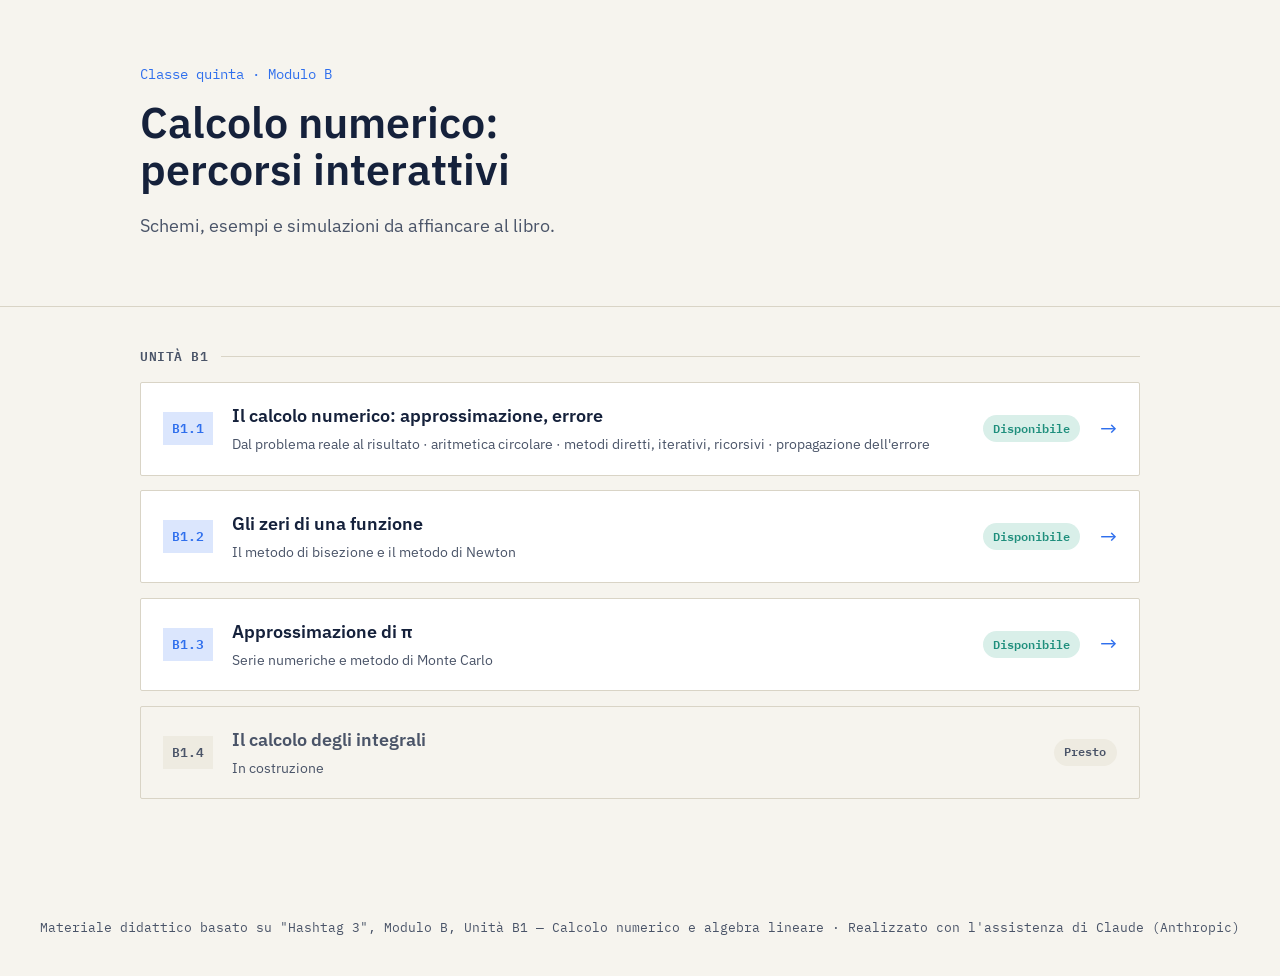
<file: index.html>
<!DOCTYPE html>
<html lang="it">

<head>
  <meta charset="UTF-8">
  <meta name="viewport" content="width=device-width, initial-scale=1">
  <title>Calcolo numerico — Percorsi interattivi</title>
  <meta name="description"
    content="Indice dei percorsi interattivi del Modulo B: calcolo numerico, errore, bisezione, π, integrali">
  <link rel="preconnect" href="https://fonts.googleapis.com">
  <link rel="preconnect" href="https://fonts.gstatic.com" crossorigin>
  <link
    href="https://fonts.googleapis.com/css2?family=IBM+Plex+Mono:wght@400;500;600&family=IBM+Plex+Sans:ital,wght@0,400;0,600;1,400&display=swap"
    rel="stylesheet">
  <link rel="stylesheet" href="stile.css">
  <style>
    /* Stili specifici dell'indice: elenco di link (.linkcard).
       Colori, font e reset arrivano da stile.css.

       PER ATTIVARE UNA VOCE quando la pagina è pronta:
       1) sostituisci <div class="linkcard disabled" aria-disabled="true"> con <a class="linkcard ready" href="nome-pagina.html">
          (e il </div> di chiusura con </a>)
       2) cambia lo stato da "Presto" a "Disponibile"
       3) aggiungi <span class="arrow">→</span> in fondo alla card            */

    main {
      padding: 2.5em 1.5em 5em;
    }

    .module-label {
      font-family: var(--font-mono);
      font-size: .8rem;
      font-weight: 600;
      letter-spacing: .04em;
      text-transform: uppercase;
      color: var(--ink-soft);
      margin: 0 0 1.2em;
      display: flex;
      align-items: center;
      gap: 1em;
    }

    .module-label::after {
      content: "";
      flex: 1;
      height: 1px;
      background: var(--line);
    }

    .list {
      display: flex;
      flex-direction: column;
      gap: .9em;
    }

    .linkcard {
      display: flex;
      align-items: center;
      gap: 1.2em;
      border: 1px solid var(--line);
      border-radius: var(--radius);
      background: #fff;
      padding: 1.2em 1.4em;
      text-decoration: none;
      color: inherit;
      transition: border-color .15s, transform .15s, box-shadow .15s;
    }

    a.linkcard:hover {
      border-color: var(--blue);
      transform: translateY(-2px);
      box-shadow: 0 14px 30px -20px rgba(21, 33, 59, .45);
    }

    a.linkcard:focus-visible {
      border-color: var(--blue);
    }

    .linkcard .num {
      font-family: var(--font-mono);
      font-size: .8rem;
      font-weight: 600;
      color: var(--blue);
      background: var(--blue-dim);
      padding: .5em .7em;
      white-space: nowrap;
      flex-shrink: 0;
    }

    .linkcard .body {
      flex: 1;
      min-width: 0;
    }

    .linkcard .body h3 {
      margin: 0 0 .2em;
      font-size: 1.1rem;
    }

    .linkcard .body p {
      margin: 0;
      font-size: .9rem;
      color: var(--ink-soft);
      max-width: none;
    }

    .linkcard .status {
      font-family: var(--font-mono);
      font-size: .72rem;
      font-weight: 600;
      white-space: nowrap;
      border-radius: 999px;
      padding: .4em .9em;
      flex-shrink: 0;
    }

    .linkcard.ready .status {
      background: var(--teal-dim);
      color: var(--teal);
    }

    .linkcard .arrow {
      font-size: 1.3rem;
      color: var(--blue);
      flex-shrink: 0;
    }

    .linkcard.disabled {
      cursor: default;
      background: transparent;
    }

    .linkcard.disabled .num {
      color: var(--ink-soft);
      background: var(--paper-dim);
    }

    .linkcard.disabled .status {
      background: var(--paper-dim);
      color: var(--ink-soft);
    }

    .linkcard.disabled .body h3 {
      color: var(--ink-soft);
    }

    @media (max-width: 560px) {
      .linkcard {
        flex-wrap: wrap;
        gap: .8em 1em;
      }

      .linkcard .body {
        flex-basis: calc(100% - 4.5em);
      }

      .linkcard .status {
        margin-left: auto;
      }

      .linkcard .arrow {
        display: none;
      }
    }
  </style>
</head>

<body>

  <header class="hero">
    <div class="inner">
      <div class="eyebrow">Classe quinta · Modulo B</div>
      <h1>Calcolo numerico: percorsi interattivi</h1>
      <p class="sub">Schemi, esempi e simulazioni da affiancare al libro.</p>
    </div>
  </header>

  <main>
    <div class="inner">
      <div class="module-label">Unità B1</div>
      <div class="list">

        <a class="linkcard ready" href="01-IntroErrore.html">
          <span class="num">B1.1</span>
          <span class="body">
            <h3>Il calcolo numerico: approssimazione, errore</h3>
            <p>Dal problema reale al risultato · aritmetica circolare · metodi diretti, iterativi, ricorsivi ·
              propagazione dell'errore</p>
          </span>
          <span class="status">Disponibile</span>
          <span class="arrow">→</span>
        </a>

        <a class="linkcard ready" href="02-ZeriFunzione.html">
          <span class="num">B1.2</span>
          <span class="body">
            <h3>Gli zeri di una funzione</h3>
            <p>Il metodo di bisezione e il metodo di Newton</p>
          </span>
          <span class="status">Disponibile</span>
          <span class="arrow">→</span>
        </a>

        <a class="linkcard ready" href="03-Pigreco.html">
          <span class="num">B1.3</span>
          <span class="body">
            <h3>Approssimazione di π</h3>
            <p>Serie numeriche e metodo di Monte Carlo</p>
          </span>
          <span class="status">Disponibile</span>
          <span class="arrow">→</span>
        </a>

        <div class="linkcard disabled" aria-disabled="true">
          <span class="num">B1.4</span>
          <span class="body">
            <h3>Il calcolo degli integrali</h3>
            <p>In costruzione</p>
          </span>
          <span class="status">Presto</span>
        </div>

      </div>
    </div>
  </main>

  <footer>Materiale didattico basato su "Hashtag 3", Modulo B, Unità B1 — Calcolo numerico e algebra lineare ·
    Realizzato con l'assistenza di Claude (Anthropic)</footer>

</body>

</html>
</file>
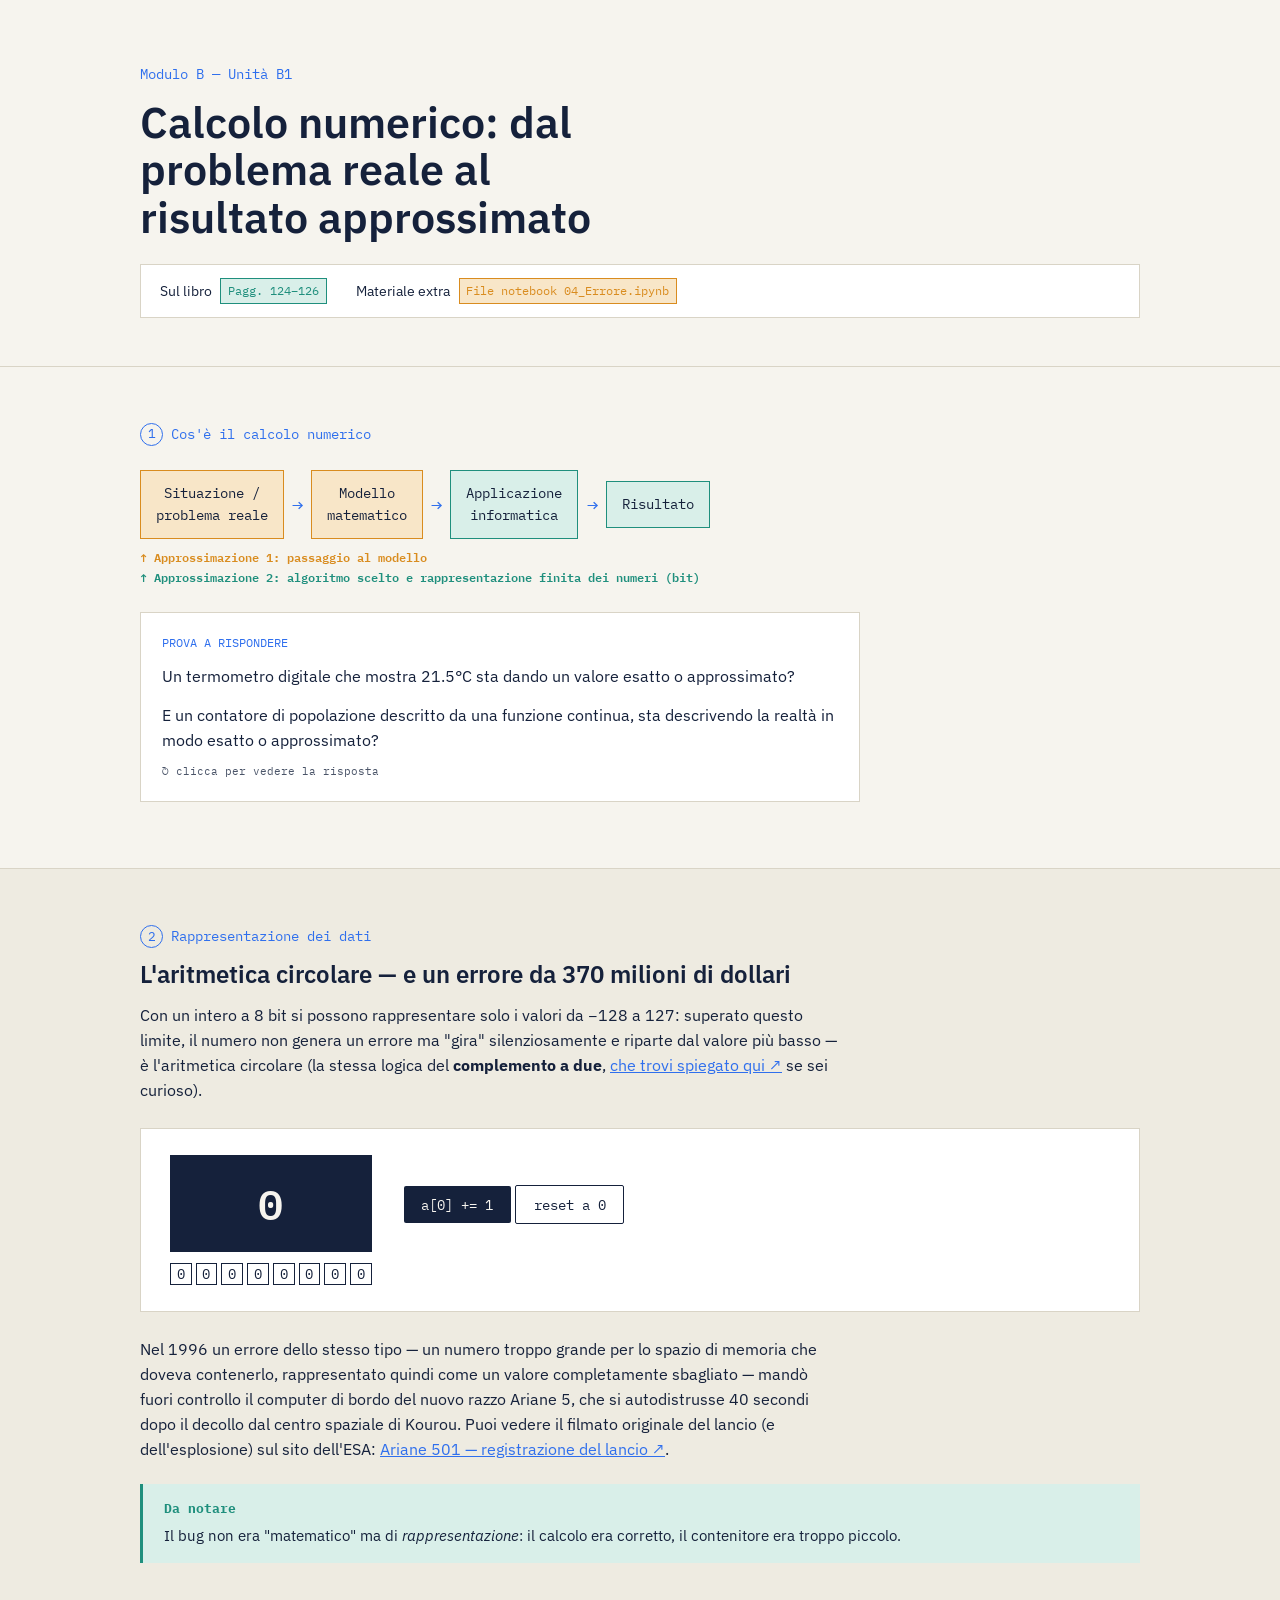
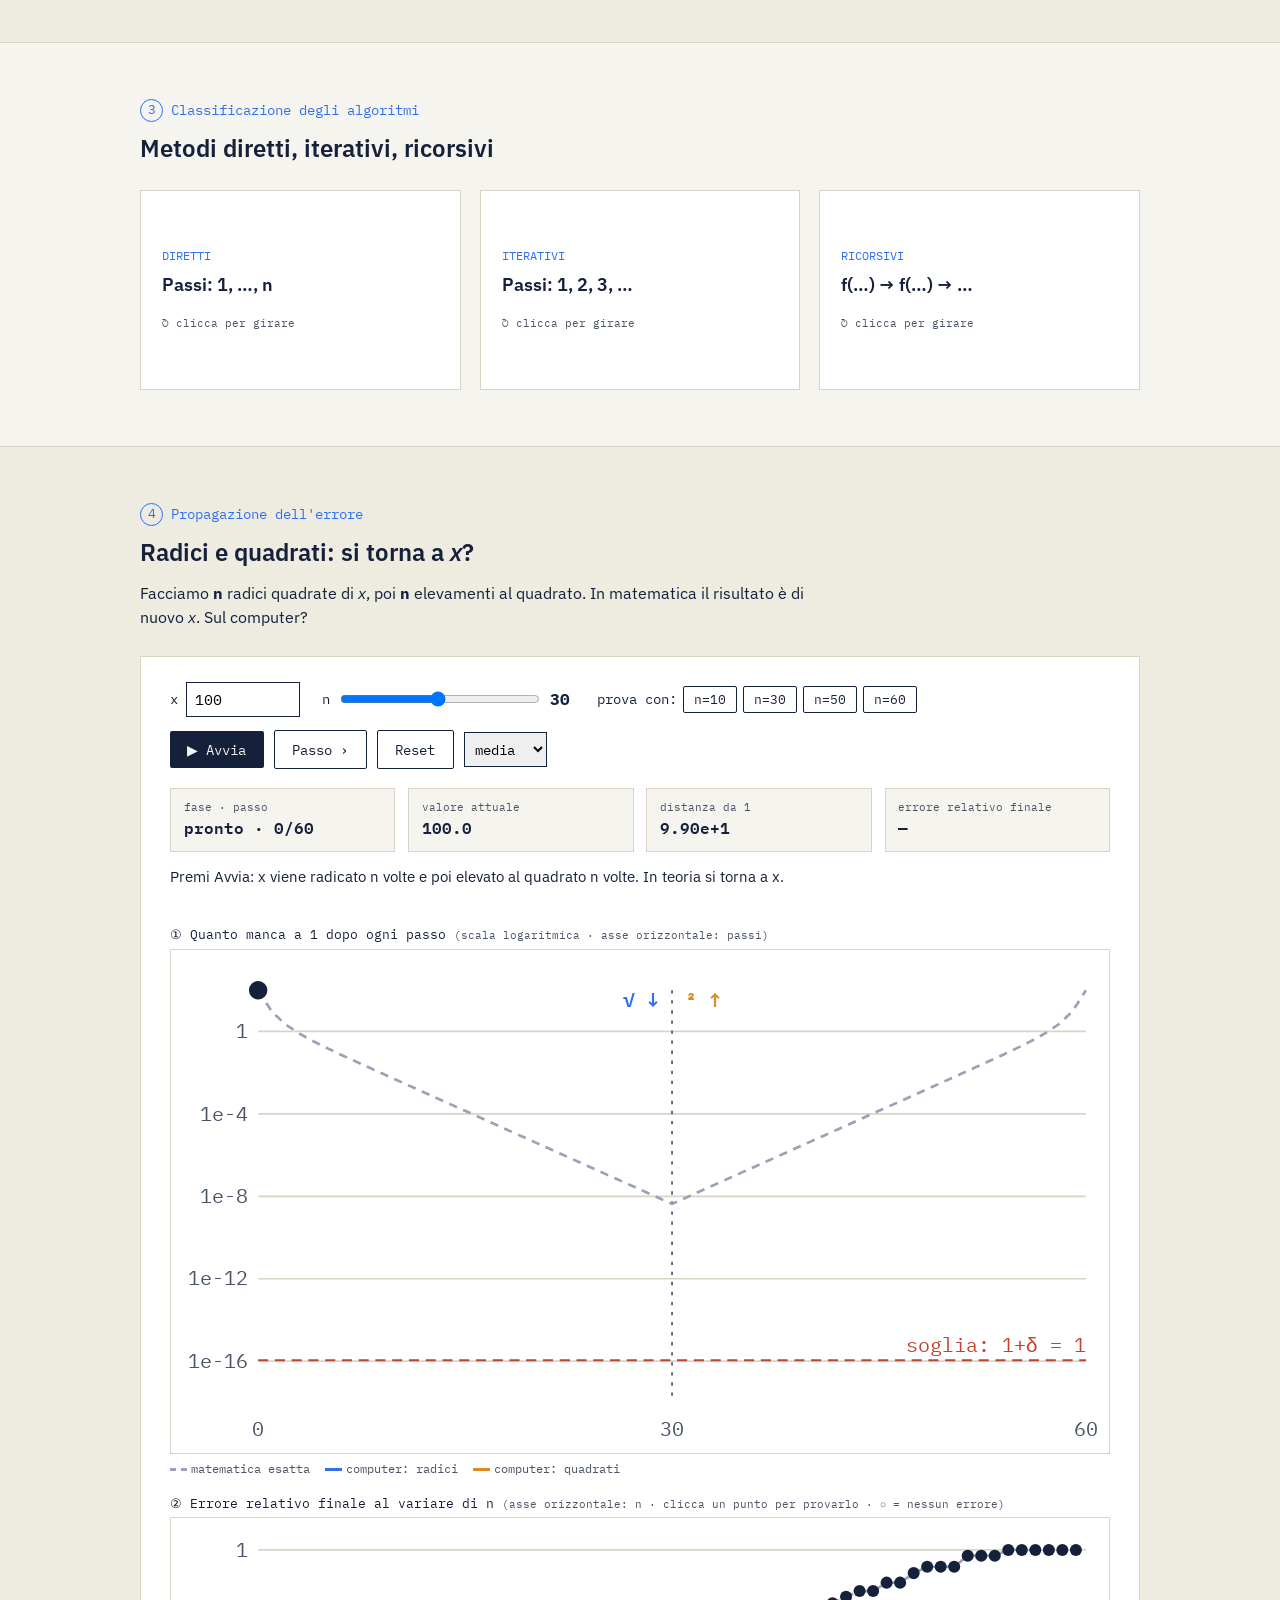
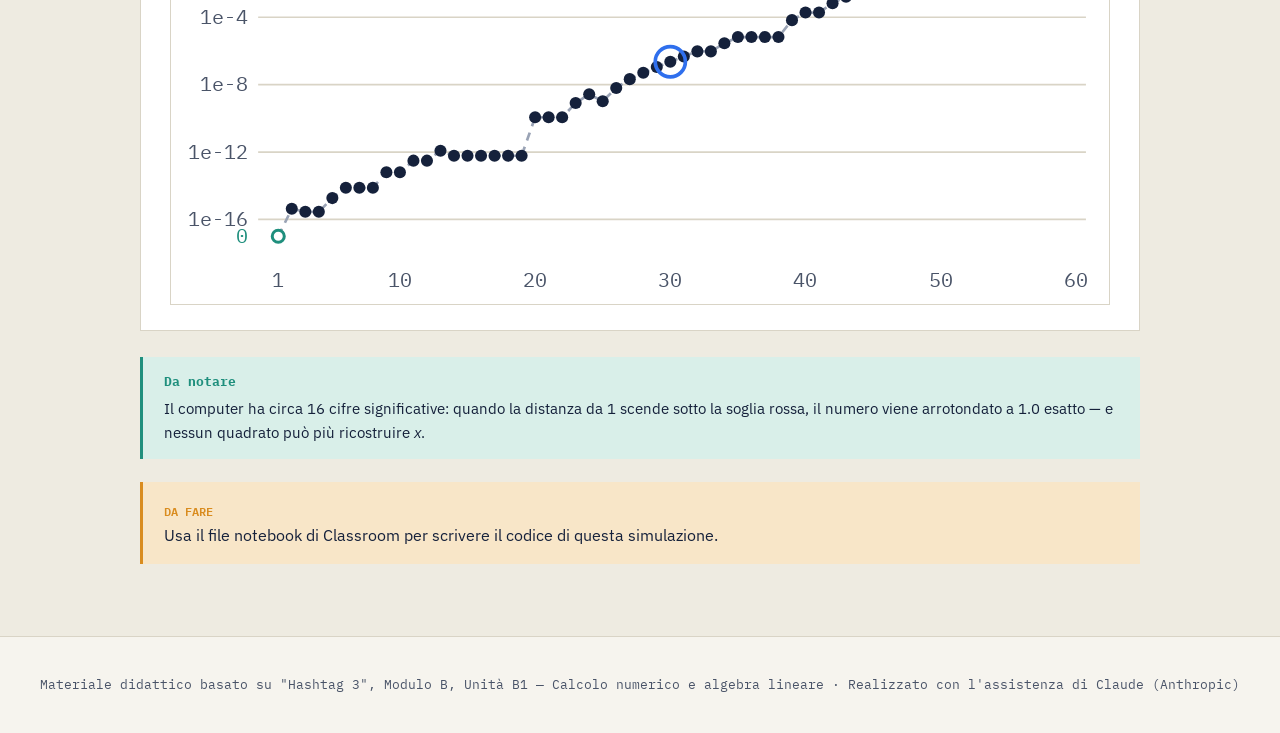
<file: 01-IntroErrore.html>
<!DOCTYPE html>
<html lang="it">

<head>
  <meta charset="UTF-8">
  <meta name="viewport" content="width=device-width, initial-scale=1.0">
  <title>Calcolo numerico ed errore</title>
  <link rel="preconnect" href="https://fonts.googleapis.com">
  <link rel="preconnect" href="https://fonts.gstatic.com" crossorigin>
  <link
    href="https://fonts.googleapis.com/css2?family=IBM+Plex+Mono:wght@400;500;600&family=IBM+Plex+Sans:ital,wght@0,400;0,600;1,400&display=swap"
    rel="stylesheet">
  <link href="stile.css" rel="stylesheet">
</head>

<body>

  <header class="hero">
    <div class="inner">
      <div class="eyebrow">Modulo B — Unità B1</div>
      <h1>Calcolo numerico: dal problema reale al risultato approssimato</h1>
      <div class="legend-box">
        <div class="item">Sul libro <span class="badge onbook">Pagg. 124–126</span></div>
        <div class="item">Materiale extra <span class="badge extra">File notebook 04_Errore.ipynb</span>
        </div>
      </div>
    </div>
  </header>

  <!-- 1 ------------------------------------------------------------ -->
  <section id="calcolo">
    <div class="inner">
      <div class="kicker"><span class="num">1</span>Cos'è il calcolo numerico</div>

      <div class="schema">
        <div class="box g1">Situazione /<br>problema reale</div>
        <div class="arrow">→</div>
        <div class="box g1">Modello<br>matematico</div>
        <div class="arrow">→</div>
        <div class="box g2">Applicazione<br>informatica</div>
        <div class="arrow">→</div>
        <div class="box g2">Risultato</div>
        <div class="approx">
          <span class="a1">↑ Approssimazione 1: passaggio al modello</span>
          <span class="a2">↑ Approssimazione 2: algoritmo scelto e rappresentazione finita dei numeri (bit)</span>
        </div>
      </div>

      <div class="flip-card wide">
        <div class="flip-inner">
          <div class="flip-face front">
            <span class="tag">PROVA A RISPONDERE</span>
            <p style="margin:.7em 0 0">Un termometro digitale che mostra 21.5°C sta dando un valore esatto o
              approssimato?</p>
            <p style="margin:.9em 0 0">E un contatore di popolazione descritto da una funzione continua, sta descrivendo
              la realtà in modo esatto o approssimato?</p>
            <p class="flip-hint">↻ clicca per vedere la risposta</p>
          </div>
          <div class="flip-face back">
            <p style="margin:0 0 .8em 0"><strong>Termometro:</strong> valore approssimato — la temperatura reale varia
              con continuità, ma lo strumento la arrotonda a una cifra decimale (approssimazione nella misura).</p>
            <p style="margin:0"><strong>Popolazione:</strong> anche qui approssimato. Le persone si contano a interi (1,
              2, 3…), mai a "2,7 persone": la realtà è <em>discreta</em>. Descriverla con una funzione continua è una
              semplificazione — è esattamente il passaggio "Situazione reale → Modello matematico".</p>
          </div>
        </div>
      </div>
    </div>
  </section>

  <!-- 2 ------------------------------------------------------------ -->
  <section id="overflow" class="alt">
    <div class="inner">
      <div class="kicker"><span class="num">2</span>Rappresentazione dei dati</div>
      <h2>L'aritmetica circolare — e un errore da 370 milioni di dollari</h2>
      <p>Con un intero a 8 bit si possono rappresentare solo i valori da −128 a 127: superato questo limite, il numero
        non genera un errore ma "gira" silenziosamente e riparte dal valore più basso — è l'aritmetica circolare (la
        stessa logica del <strong>complemento a due</strong>,
        <a href="https://infodoc.altervista.org/esercizi-risolti-conversioni-binario-ottale-esadecimale-con-spiegazione/numeri-relativi-rappresentazione-in-modulo-e-segno-e-in-complemento-a-2/"
          target="_blank" rel="noopener">che trovi spiegato qui ↗</a> se sei curioso).
      </p>

      <div class="panel">
        <div class="overflow-box" data-overflow-demo data-bits="8">
          <div>
            <div class="byte-display mono">0</div>
            <div class="bits"></div>
          </div>
          <div>
            <button data-inc>a[0] += 1</button>
            <button class="secondary" data-reset>reset a 0</button>
            <div class="overflow-msg"></div>
          </div>
        </div>
      </div>

      <p>Nel 1996 un errore dello stesso tipo — un numero troppo grande per lo spazio di memoria che doveva contenerlo,
        rappresentato quindi come un valore completamente sbagliato — mandò fuori controllo il computer di bordo del
        nuovo razzo Ariane 5, che si autodistrusse 40 secondi dopo il decollo dal centro spaziale di Kourou. Puoi vedere
        il filmato originale del lancio (e dell'esplosione) sul sito dell'ESA:
        <a href="https://www.esa.int/ESA_Multimedia/Videos/1996/06/Ariane_501_recording_launch_pad_before_and_at_launch"
          target="_blank" rel="noopener">Ariane 501 — registrazione del lancio ↗</a>.
      </p>

      <div class="teacher-note"><strong>Da notare</strong>Il bug non era "matematico" ma di <em>rappresentazione</em>:
        il calcolo era corretto, il contenitore era troppo piccolo.</div>
    </div>
  </section>

  <!-- 3 ------------------------------------------------------------ -->
  <section id="classi">
    <div class="inner">
      <div class="kicker"><span class="num">3</span>Classificazione degli algoritmi</div>
      <h2>Metodi diretti, iterativi, ricorsivi</h2>

      <div class="grid3">
        <div class="flip-card">
          <div class="flip-inner">
            <div class="flip-face front">
              <span class="tag">DIRETTI</span>
              <h3>Passi: 1, …, n</h3>
              <p class="flip-hint">↻ clicca per girare</p>
            </div>
            <div class="flip-face back">
              <p style="margin:0">Calcolano la soluzione in un numero prevedibile e finito di passi. Esempio: la formula
                risolutiva di un'equazione di secondo grado.</p>
            </div>
          </div>
        </div>

        <div class="flip-card">
          <div class="flip-inner">
            <div class="flip-face front">
              <span class="tag">ITERATIVI</span>
              <h3>Passi: 1, 2, 3, …</h3>
              <p class="flip-hint">↻ clicca per girare</p>
            </div>
            <div class="flip-face back">
              <p style="margin:0">Partono da valori iniziali e convergono passo dopo passo verso la soluzione.
                L'approssimazione dipende da quando ci si ferma. Esempio: le serie di Leibniz e Nilakantha per π.</p>
            </div>
          </div>
        </div>

        <div class="flip-card">
          <div class="flip-inner">
            <div class="flip-face front">
              <span class="tag">RICORSIVI</span>
              <h3>f(…) → f(…) → …</h3>
              <p class="flip-hint">↻ clicca per girare</p>
            </div>
            <div class="flip-face back">
              <p style="margin:0">Calcolano valori sempre più vicini alla soluzione tramite una funzione che richiama se
                stessa.</p>
            </div>
          </div>
        </div>
      </div>
    </div>
  </section>

  <!-- 4 ------------------------------------------------------------ -->
  <section id="propagazione" class="alt">
    <div class="inner">
      <div class="kicker"><span class="num">4</span>Propagazione dell'errore</div>
      <h2>Radici e quadrati: si torna a <em>x</em>?</h2>
      <p>Facciamo <strong>n</strong> radici quadrate di <em>x</em>, poi <strong>n</strong> elevamenti al quadrato.
        In matematica il risultato è di nuovo <em>x</em>. Sul computer?</p>

      <div class="panel" data-propaga-demo data-x="100" data-n="30">
        <div class="sim-controls">
          <label>x <input type="number" data-x min="1.01" step="any" value="100"></label>
          <label>n <input type="range" data-n min="1" max="60" value="30"> <b data-nlabel>30</b></label>
          <span class="chips">prova con:
            <button class="secondary" data-preset="10">n=10</button>
            <button class="secondary" data-preset="30">n=30</button>
            <button class="secondary" data-preset="50">n=50</button>
            <button class="secondary" data-preset="60">n=60</button>
          </span>
        </div>

        <div class="sim-buttons">
          <button data-play>▶ Avvia</button>
          <button class="secondary" data-step>Passo ›</button>
          <button class="secondary" data-reset>Reset</button>
          <select data-speed aria-label="Velocità">
            <option value="350">lenta</option>
            <option value="120" selected>media</option>
            <option value="30">veloce</option>
          </select>
        </div>

        <div class="sim-readouts">
          <div class="sim-cell"><span class="lbl">fase · passo</span><span class="v" data-out="phase">—</span></div>
          <div class="sim-cell"><span class="lbl">valore attuale</span><span class="v" data-out="value">—</span></div>
          <div class="sim-cell"><span class="lbl">distanza da 1</span><span class="v" data-out="dist">—</span></div>
          <div class="sim-cell"><span class="lbl">errore relativo finale</span><span class="v" data-out="err">—</span>
          </div>
        </div>
        <p class="sim-msg" data-msg></p>

        <div class="sim-cap">① Quanto manca a 1 dopo ogni passo <small>(scala logaritmica · asse orizzontale:
            passi)</small></div>
        <div class="sim-chart"><svg data-chart-delta role="img" aria-label="Distanza da 1 passo dopo passo"></svg></div>
        <div class="sim-legend">
          <span><i style="border-color:#9aa3b5;border-top-style:dashed"></i>matematica esatta</span>
          <span><i style="border-color:var(--blue)"></i>computer: radici</span>
          <span><i style="border-color:var(--amber)"></i>computer: quadrati</span>
        </div>

        <div class="sim-cap">② Errore relativo finale al variare di n <small>(asse orizzontale: n · clicca un punto per
            provarlo · ○ = nessun errore)</small></div>
        <div class="sim-chart"><svg data-chart-err role="img" aria-label="Errore relativo in funzione di n"></svg></div>
      </div>

      <div class="teacher-note"><strong>Da notare</strong>Il computer ha circa 16 cifre significative: quando la
        distanza da 1 scende sotto la soglia rossa, il numero viene arrotondato a 1.0 esatto — e nessun quadrato può più
        ricostruire <em>x</em>.</div>

      <div class="resource"><span class="tag">DA FARE</span><br>Usa il file notebook di Classroom per scrivere il codice
        di questa simulazione.</div>
    </div>
  </section>

  <footer>Materiale didattico basato su "Hashtag 3", Modulo B, Unità B1 — Calcolo numerico e algebra lineare ·
    Realizzato con l'assistenza di Claude (Anthropic)</footer>

  <script src="funzioni.js"></script>
</body>

</html>
</file>
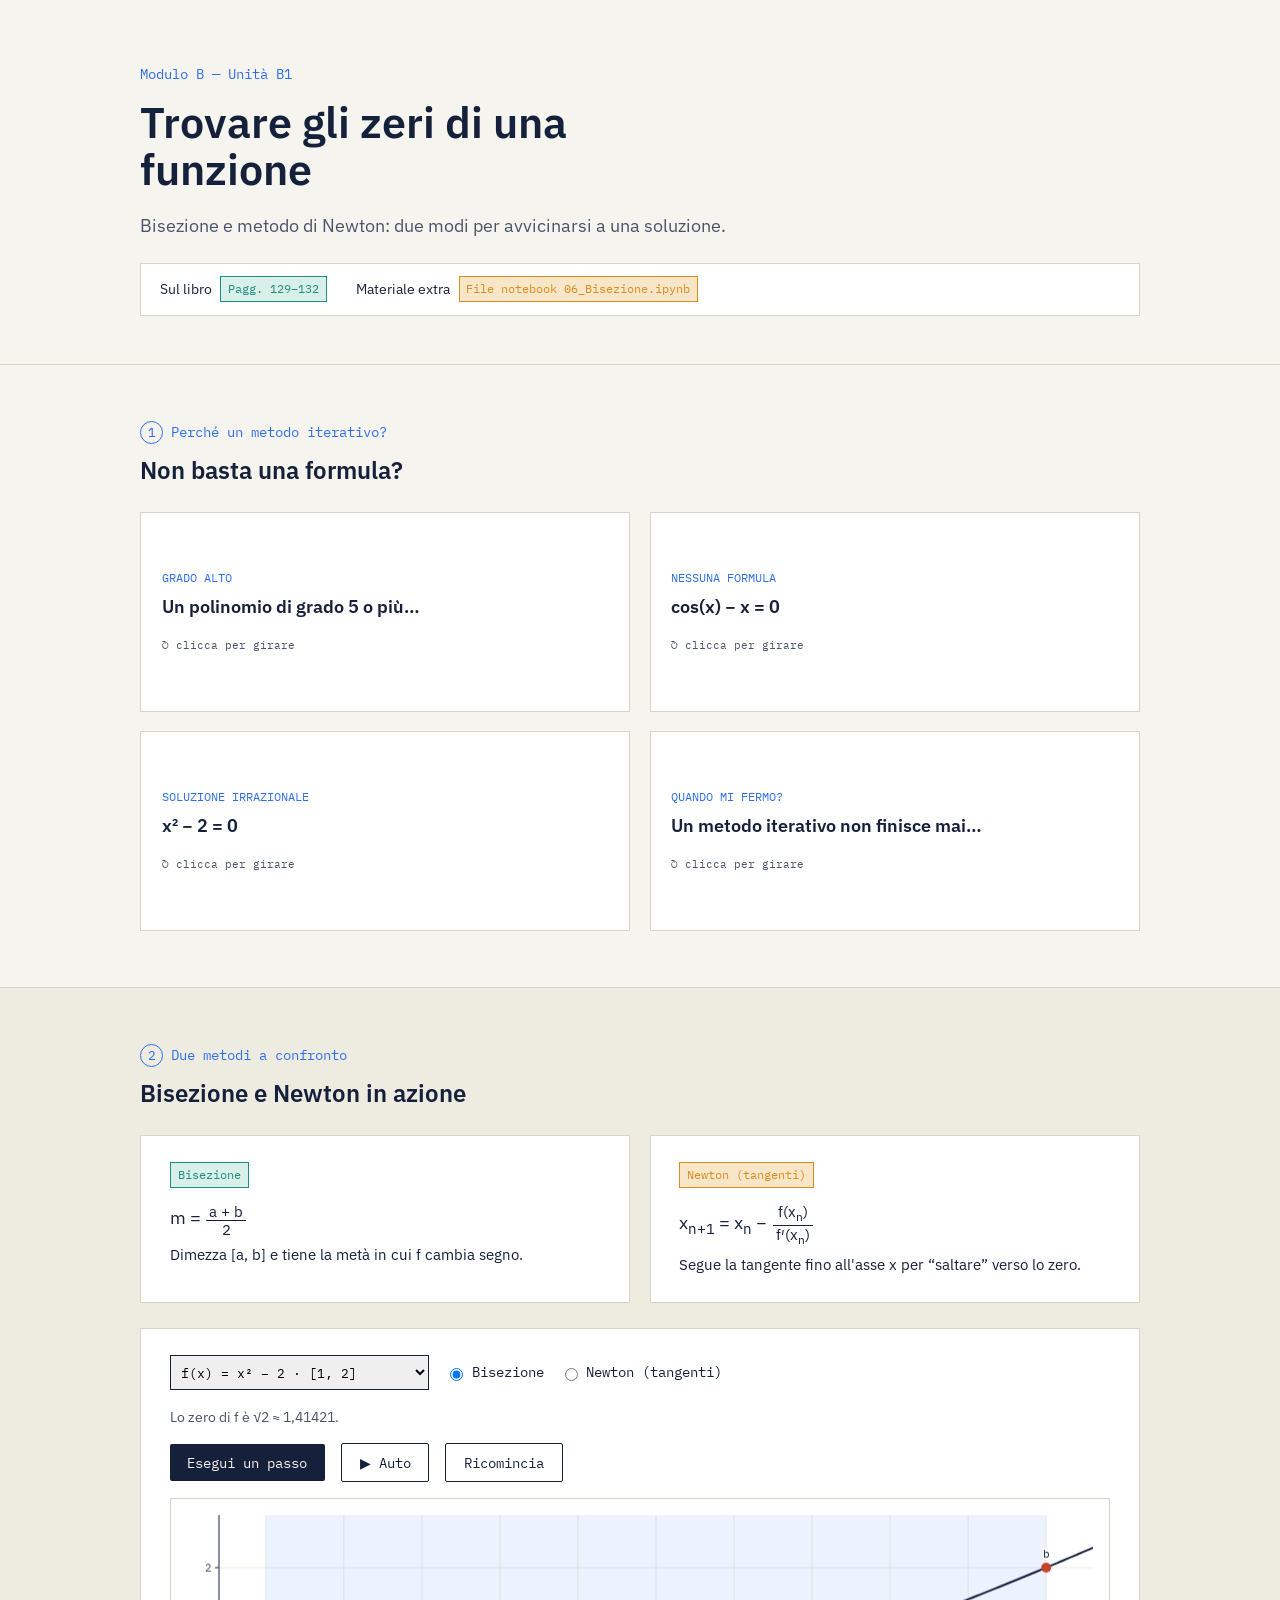
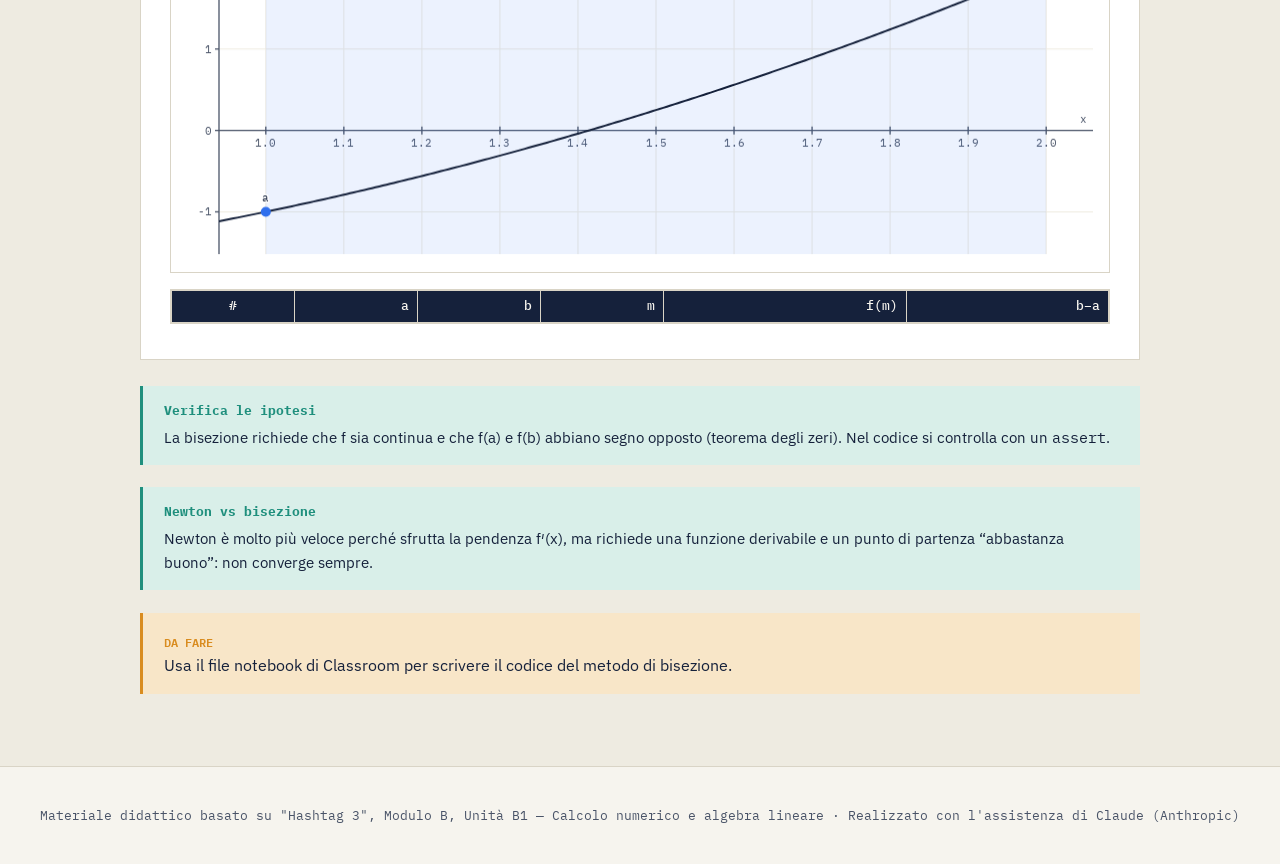
<file: 02-ZeriFunzione.html>
<!DOCTYPE html>
<html lang="it">

<head>
    <meta charset="UTF-8">
    <meta name="viewport" content="width=device-width, initial-scale=1.0">
    <title>Zeri di una funzione: bisezione e Newton</title>
    <link rel="preconnect" href="https://fonts.googleapis.com">
    <link rel="preconnect" href="https://fonts.gstatic.com" crossorigin>
    <link
        href="https://fonts.googleapis.com/css2?family=IBM+Plex+Mono:wght@400;500;600&family=IBM+Plex+Sans:ital,wght@0,400;0,600;1,400&display=swap"
        rel="stylesheet">
    <link href="stile.css" rel="stylesheet">
</head>

<body>

    <header class="hero">
        <div class="inner">
            <div class="eyebrow">Modulo B — Unità B1</div>
            <h1>Trovare gli zeri di una funzione</h1>
            <p class="sub">Bisezione e metodo di Newton: due modi per avvicinarsi a una soluzione.</p>
            <div class="legend-box">
                <div class="item">Sul libro <span class="badge onbook">Pagg. 129–132</span></div>
                <div class="item">Materiale extra <span class="badge extra">File notebook 06_Bisezione.ipynb</span>
                </div>
            </div>
        </div>
    </header>

    <!-- 1 ------------------------------------------------------------ -->
    <section id="perche">
        <div class="inner">
            <div class="kicker"><span class="num">1</span>Perché un metodo iterativo?</div>
            <h2>Non basta una formula?</h2>

            <div class="grid2">
                <div class="flip-card">
                    <div class="flip-inner">
                        <div class="flip-face front">
                            <span class="tag">GRADO ALTO</span>
                            <h3>Un polinomio di grado 5 o più…</h3>
                            <p class="flip-hint">↻ clicca per girare</p>
                        </div>
                        <div class="flip-face back">
                            <p style="margin:0">Le formule risolutive esistono solo fino al quarto grado. Per i gradi
                                superiori non esiste una formula generale.</p>
                        </div>
                    </div>
                </div>

                <div class="flip-card">
                    <div class="flip-inner">
                        <div class="flip-face front">
                            <span class="tag">NESSUNA FORMULA</span>
                            <h3>cos(x) − x = 0</h3>
                            <p class="flip-hint">↻ clicca per girare</p>
                        </div>
                        <div class="flip-face back">
                            <p style="margin:0">Per equazioni come questa non esiste nessuna formula algebrica: l'unica
                                strada è approssimare la soluzione.</p>
                        </div>
                    </div>
                </div>

                <div class="flip-card">
                    <div class="flip-inner">
                        <div class="flip-face front">
                            <span class="tag">SOLUZIONE IRRAZIONALE</span>
                            <h3>x² − 2 = 0</h3>
                            <p class="flip-hint">↻ clicca per girare</p>
                        </div>
                        <div class="flip-face back">
                            <p style="margin:0">La formula c'è, ma la soluzione è <span class="sqrt">√<span
                                        class="rad-inner">2</span></span>, un numero irrazionale: il computer può solo
                                approssimarla.</p>
                        </div>
                    </div>
                </div>

                <div class="flip-card">
                    <div class="flip-inner">
                        <div class="flip-face front">
                            <span class="tag">QUANDO MI FERMO?</span>
                            <h3>Un metodo iterativo non finisce mai…</h3>
                            <p class="flip-hint">↻ clicca per girare</p>
                        </div>
                        <div class="flip-face back">
                            <p style="margin:0">…ma ci si può fermare quando l'errore scende sotto la soglia richiesta.
                                In più si applica a moltissime funzioni.</p>
                        </div>
                    </div>
                </div>
            </div>
        </div>
    </section>

    <!-- 2 ------------------------------------------------------------ -->
    <section id="metodi" class="alt">
        <div class="inner">
            <div class="kicker"><span class="num">2</span>Due metodi a confronto</div>
            <h2>Bisezione e Newton in azione</h2>

            <div class="grid2">
                <div class="panel" style="margin:0">
                    <span class="badge onbook">Bisezione</span>
                    <p class="formula-line" style="margin:.8em 0 .3em">
                        m = <span class="frac"><span class="num">a + b</span><span class="den">2</span></span>
                    </p>
                    <p style="margin:0;font-size:.95rem">Dimezza [a, b] e tiene la metà in cui f cambia segno.</p>
                </div>
                <div class="panel" style="margin:0">
                    <span class="badge extra">Newton (tangenti)</span>
                    <p class="formula-line" style="margin:.8em 0 .3em">
                        x<sub>n+1</sub> = x<sub>n</sub> − <span class="frac"><span
                                class="num">f(x<sub>n</sub>)</span><span class="den">f′(x<sub>n</sub>)</span></span>
                    </p>
                    <p style="margin:0;font-size:.95rem">Segue la tangente fino all'asse x per “saltare” verso lo zero.
                    </p>
                </div>
            </div>

            <div class="panel" data-zeri-demo data-funzioni="f1,f2,f3,f4,f5,f6">
                <div class="bisec-controls">
                    <select data-func aria-label="Funzione"></select>
                    <label><input type="radio" data-method value="bisezione" checked> Bisezione</label>
                    <label><input type="radio" data-method value="newton"> Newton (tangenti)</label>
                </div>
                <p class="zeri-hint" data-hint></p>
                <div class="bisec-controls">
                    <button data-step>Esegui un passo</button>
                    <button class="secondary" data-auto>▶ Auto</button>
                    <button class="secondary" data-reset>Ricomincia</button>
                </div>
                <canvas data-canvas role="img" aria-label="Grafico della funzione e dei passi del metodo"></canvas>
                <p class="zeri-hint" data-clickhint hidden>👆 Newton: clicca sul grafico per scegliere il punto di
                    partenza x₀.</p>
                <div class="table-scroll">
                    <table>
                        <thead></thead>
                        <tbody></tbody>
                    </table>
                </div>
                <div class="converged" data-msg></div>
            </div>

            <div class="teacher-note"><strong>Verifica le ipotesi</strong>La bisezione richiede che f sia continua e che
                f(a) e f(b)
                abbiano segno opposto (teorema degli zeri). Nel codice si controlla con un <code>assert</code>.</div>
            <div class="teacher-note"><strong>Newton vs bisezione</strong>Newton è molto più veloce perché sfrutta la
                pendenza
                f′(x), ma richiede una funzione derivabile e un punto di partenza “abbastanza buono”: non converge
                sempre.</div>
            <div class="resource"><span class="tag">DA FARE</span><br>Usa il file notebook di Classroom per scrivere il
                codice del metodo di bisezione.</div>
        </div>
    </section>


    <footer>Materiale didattico basato su "Hashtag 3", Modulo B, Unità B1 — Calcolo numerico e algebra lineare ·
        Realizzato con l'assistenza di Claude (Anthropic)</footer>

    <script src="funzioni.js"></script>
</body>

</html>
</file>
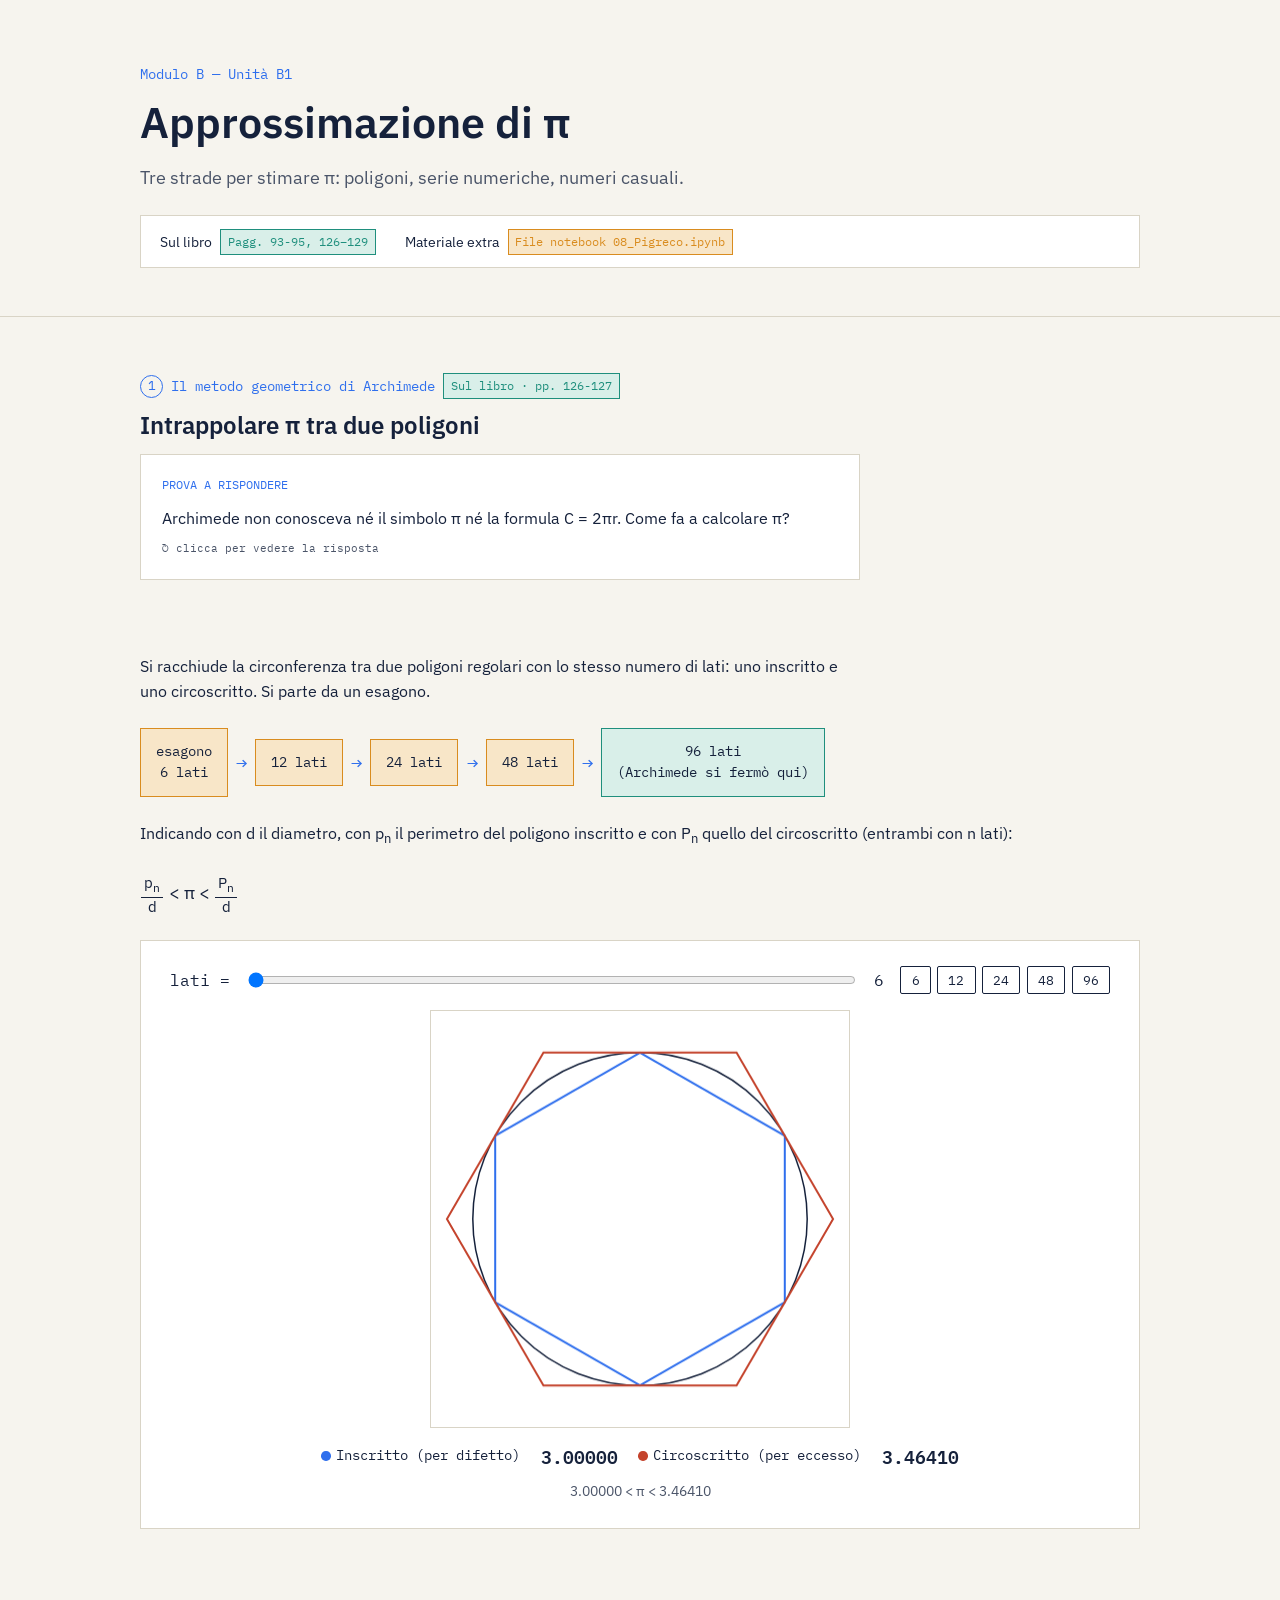
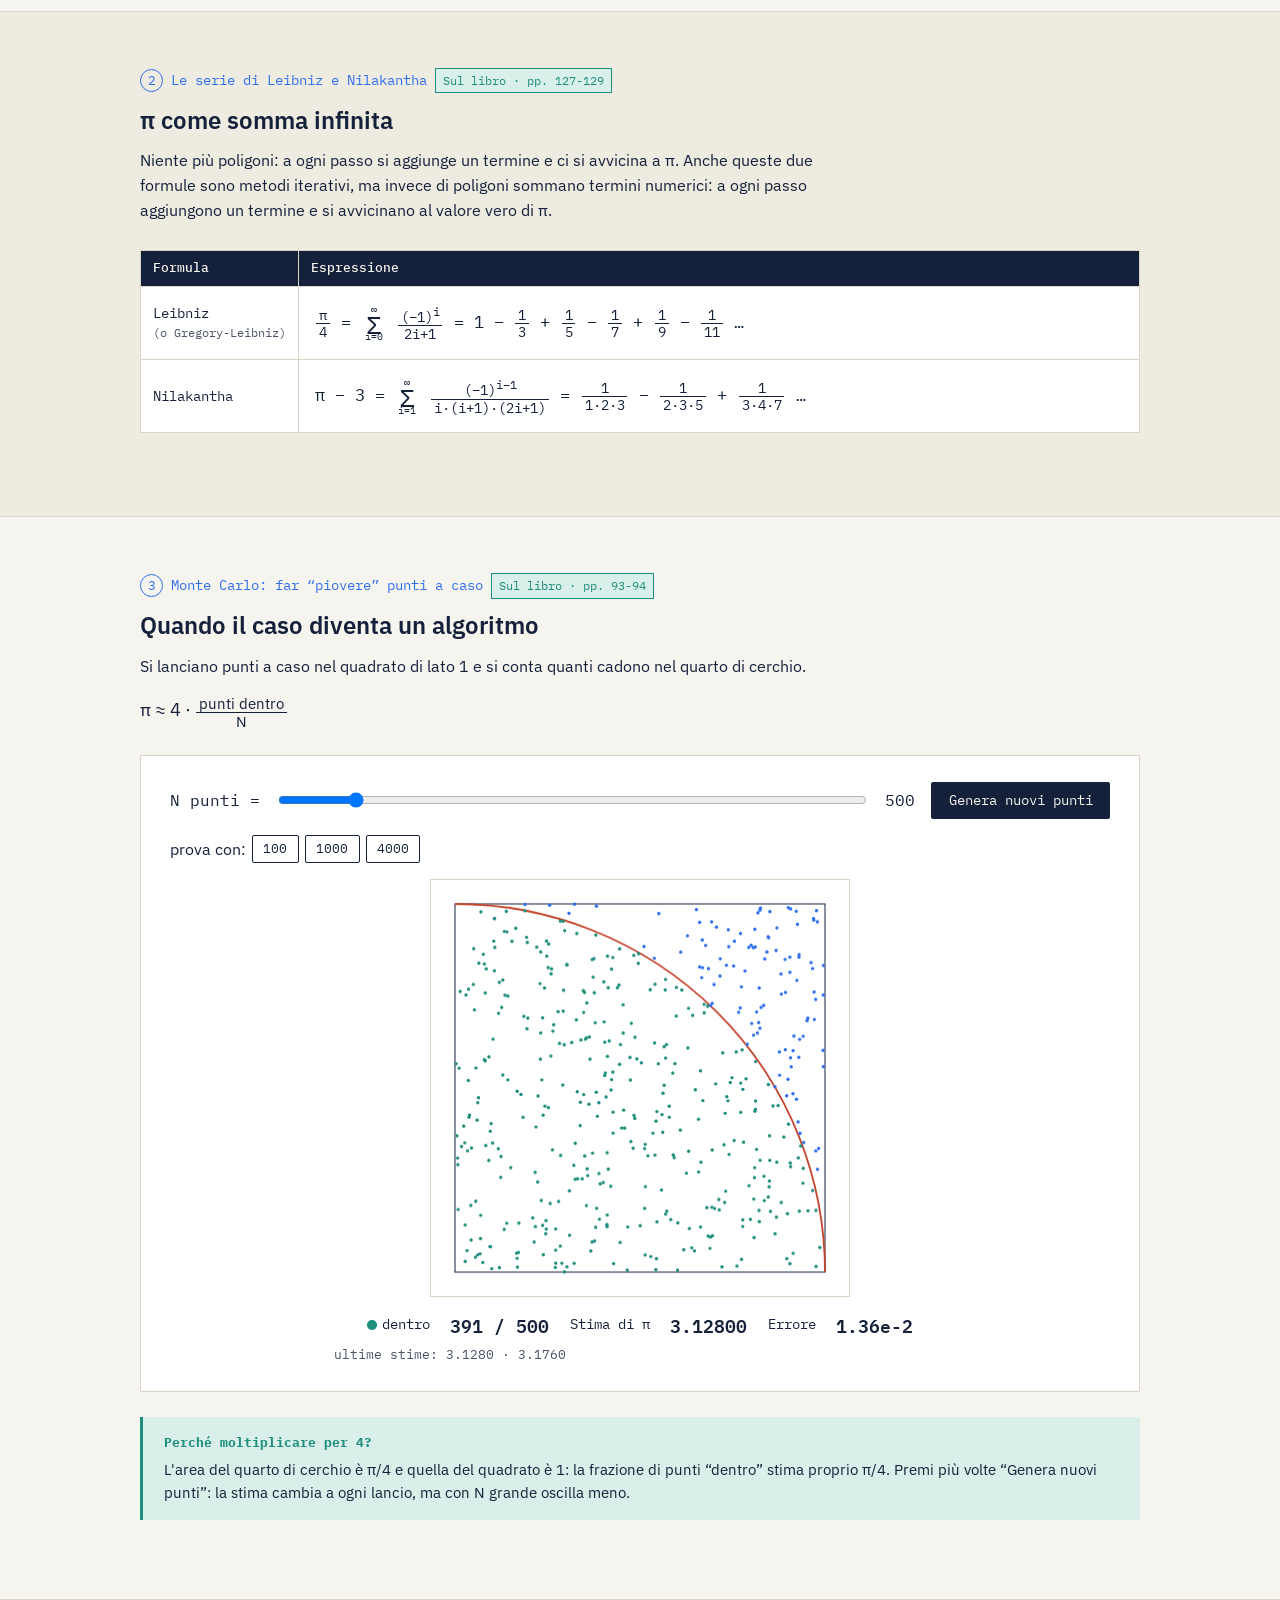
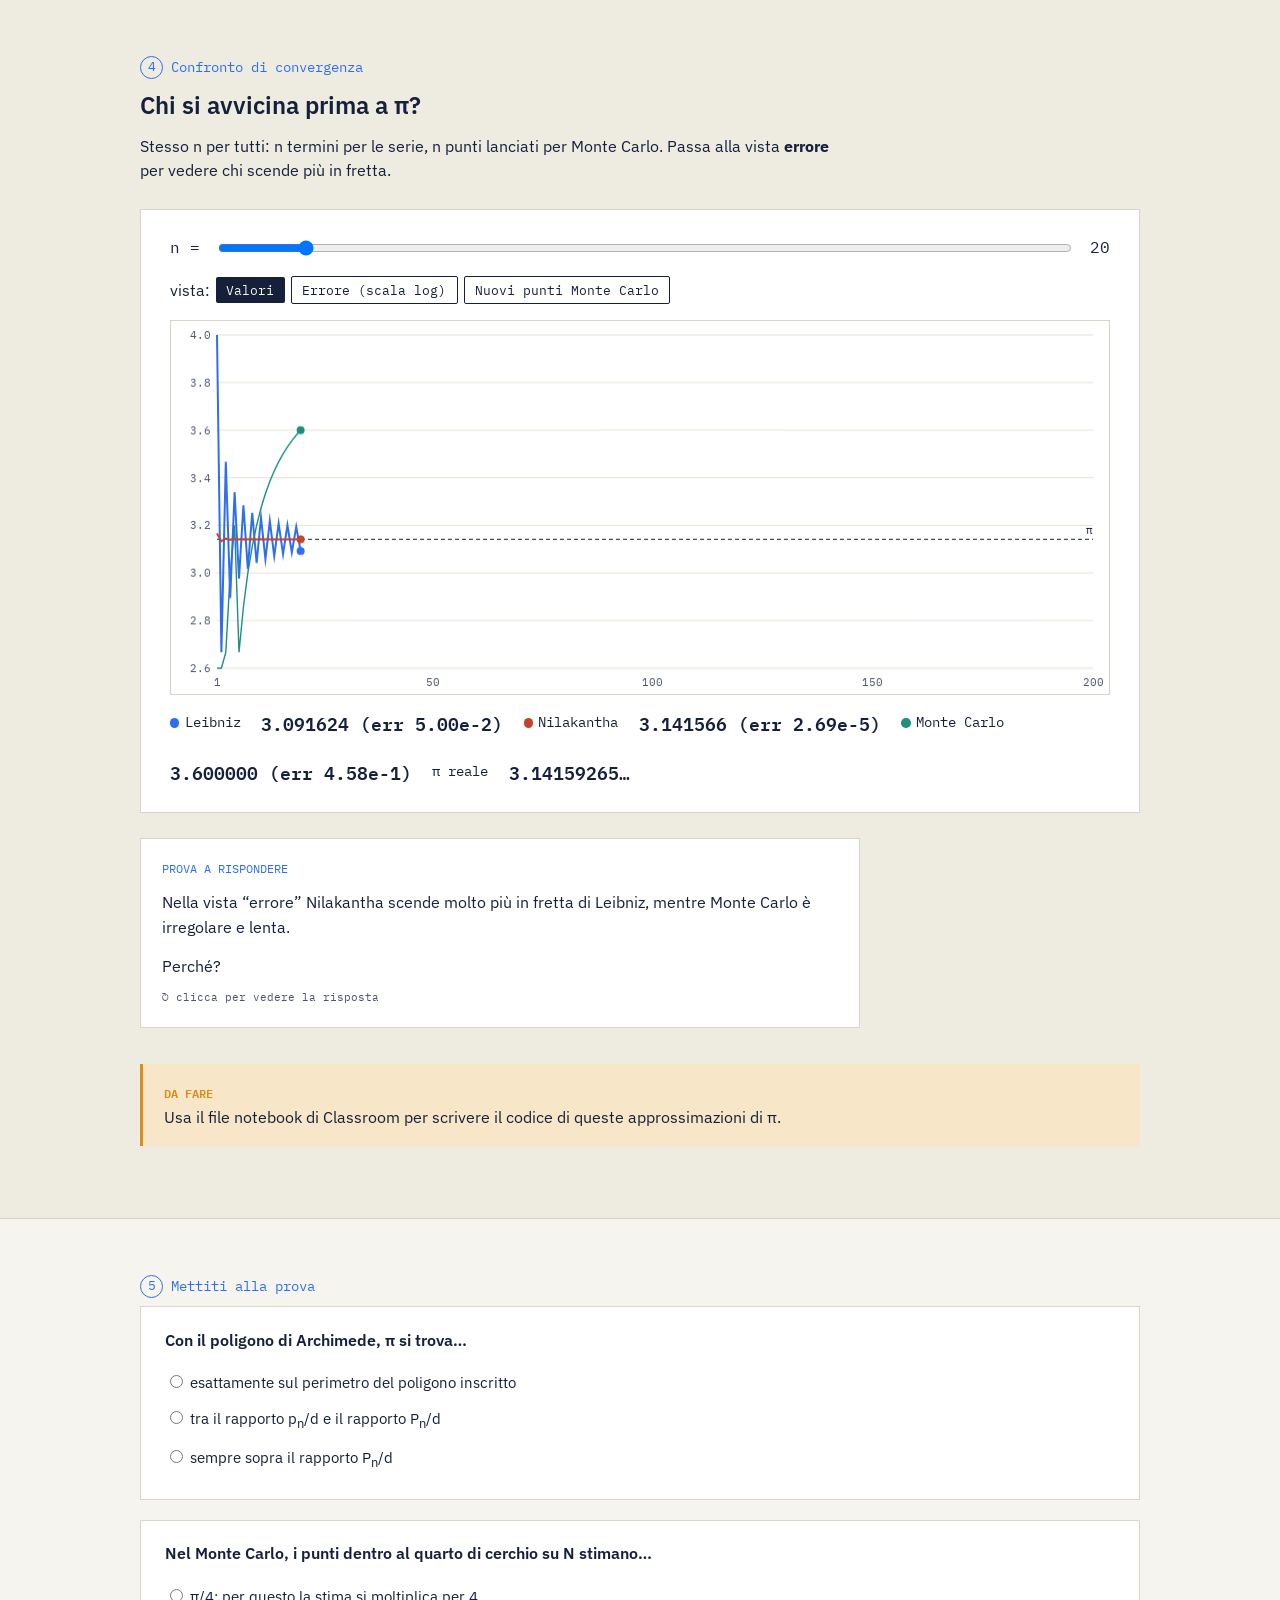
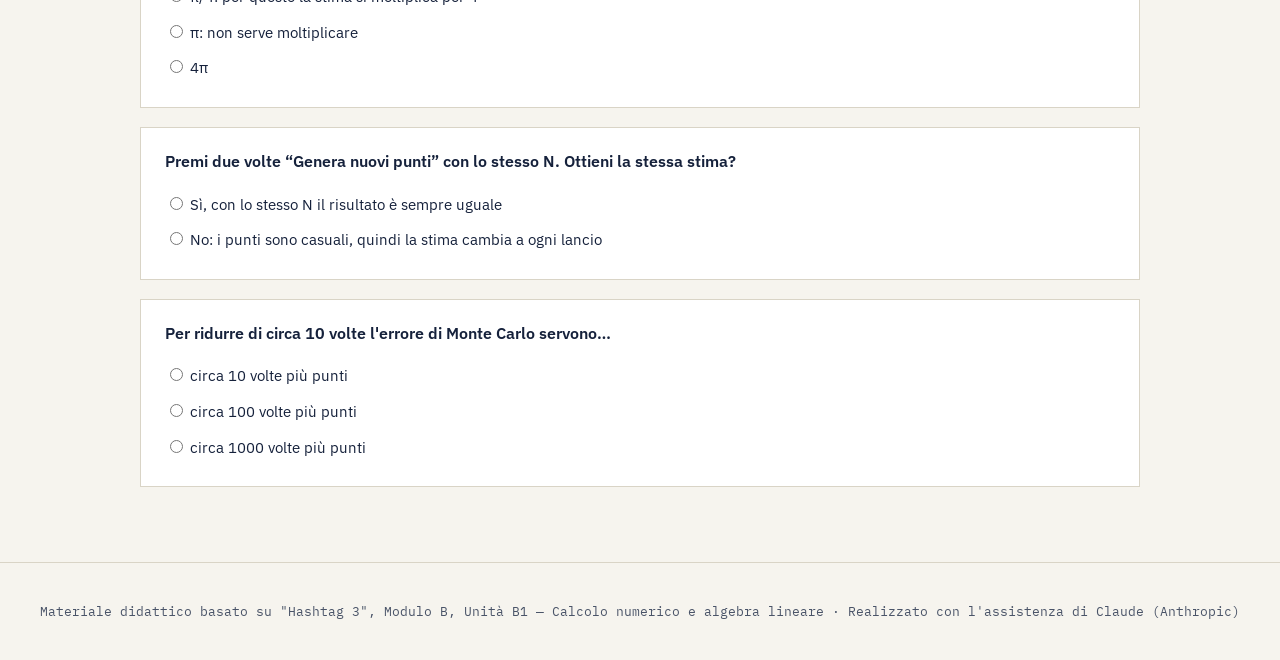
<file: 03-Pigreco.html>
<!DOCTYPE html>
<html lang="it">

<head>
  <meta charset="UTF-8">
  <meta name="viewport" content="width=device-width, initial-scale=1.0">
  <title>Approssimazione di π</title>
  <link rel="preconnect" href="https://fonts.googleapis.com">
  <link rel="preconnect" href="https://fonts.gstatic.com" crossorigin>
  <link
    href="https://fonts.googleapis.com/css2?family=IBM+Plex+Mono:wght@400;500;600&family=IBM+Plex+Sans:ital,wght@0,400;0,600;1,400&display=swap"
    rel="stylesheet">
  <link href="stile.css" rel="stylesheet">
</head>

<body>

  <header class="hero">
    <div class="inner">
      <div class="eyebrow">Modulo B — Unità B1</div>
      <h1>Approssimazione di π</h1>
      <p class="sub">Tre strade per stimare π: poligoni, serie numeriche, numeri casuali.</p>
      <div class="legend-box">
        <div class="item">Sul libro <span class="badge onbook">Pagg. 93-95, 126–129</span></div>
        <div class="item">Materiale extra <span class="badge extra">File notebook 08_Pigreco.ipynb</span></div>
      </div>
    </div>
  </header>

  <!-- 1 ------------------------------------------------------------ -->
  <section id="archimede">
    <div class="inner">
      <div class="kicker"><span class="num">1</span>Il metodo geometrico di Archimede <span class="badge onbook">Sul
          libro · pp. 126-127</span></div>
      <h2>Intrappolare π tra due poligoni</h2>
      <div class="flip-card wide">
        <div class="flip-inner">
          <div class="flip-face front">
            <span class="tag">PROVA A RISPONDERE</span>
            <p style="margin:.7em 0 0">Archimede non conosceva né il simbolo π né la formula C = 2πr. Come fa a
              calcolare π?</p>
            <p class="flip-hint">↻ clicca per vedere la risposta</p>
          </div>
          <div class="flip-face back">
            <p style="margin:0">Non lo “usa”: lo <strong>cerca</strong>. Sapeva che il rapporto circonferenza/diametro è
              lo stesso per tutti i cerchi, e lo racchiude tra i perimetri di un poligono <strong>inscritto</strong> e
              di uno <strong>circoscritto</strong>.</p>
          </div>
        </div>
      </div>
      <p>Si racchiude la circonferenza tra due poligoni regolari con lo stesso numero di lati: uno inscritto e uno
        circoscritto.
        Si parte da un esagono. </p>

      <div class="schema">
        <div class="box g1">esagono<br>6 lati</div>
        <div class="arrow">→</div>
        <div class="box g1">12 lati</div>
        <div class="arrow">→</div>
        <div class="box g1">24 lati</div>
        <div class="arrow">→</div>
        <div class="box g1">48 lati</div>
        <div class="arrow">→</div>
        <div class="box g2">96 lati<br>(Archimede si fermò qui)</div>
      </div>


      Indicando con <span class="num">d</span> il diametro, con <span class="num">p<sub>n</sub></span> il perimetro del
      poligono inscritto e con <span class="num">P<sub>n</sub></span> quello del circoscritto (entrambi con n lati):
      <p class="formula-line" style="margin:1.4em 0 .2em">
        <span class="frac"><span class="num">p<sub>n</sub></span><span class="den">d</span></span> &lt; π &lt;
        <span class="frac"><span class="num">P<sub>n</sub></span><span class="den">d</span></span>
      </p>

      <div class="panel" data-archimede-demo>
        <div class="pi-controls">
          <span class="mono">lati = </span>
          <input type="range" data-slider min="6" max="120" value="6" step="1" aria-label="Numero di lati">
          <span class="mono" data-sidesval>6</span>
          <span class="chips">
            <button class="secondary" data-preset="6">6</button>
            <button class="secondary" data-preset="12">12</button>
            <button class="secondary" data-preset="24">24</button>
            <button class="secondary" data-preset="48">48</button>
            <button class="secondary" data-preset="96">96</button>
          </span>
        </div>
        <canvas class="canvas-square" data-canvas role="img"
          aria-label="Cerchio tra poligono inscritto e circoscritto"></canvas>
        <div class="pi-readouts center" style="margin-top:1em">
          <span class="leg"><span class="dot" style="background:#2f6fed"></span>Inscritto (per difetto)</span>
          <span class="val mono" data-in>3.00000</span>
          <span class="leg"><span class="dot" style="background:#c4432c"></span>Circoscritto (per eccesso)</span>
          <span class="val mono" data-out>3.46410</span>
        </div>
        <p class="pi-note" data-interval>3.00000 &lt; π &lt; 3.46410</p>
      </div>
    </div>
  </section>

  <!-- 2 ------------------------------------------------------------ -->
  <section id="serie" class="alt">
    <div class="inner">
      <div class="kicker"><span class="num">2</span>Le serie di Leibniz e Nilakantha <span class="badge onbook">Sul
          libro · pp. 127-129</span></div>
      <h2>π come somma infinita</h2>
      <p>Niente più poligoni: a ogni passo si aggiunge un termine e ci si avvicina a π. Anche queste due formule sono
        metodi iterativi, ma invece di poligoni sommano termini numerici: a ogni passo aggiungono un termine e si
        avvicinano al valore vero di π.</p>

      <table class="formula-table">
        <thead>
          <tr>
            <th>Formula</th>
            <th>Espressione</th>
          </tr>
        </thead>
        <tbody>
          <tr>
            <td>Leibniz<span class="sub">(o Gregory-Leibniz)</span></td>
            <td>
              <span class="frac"><span class="num">π</span><span class="den">4</span></span> =
              <span class="sigma">Σ<span class="lim-top">∞</span><span class="lim-bot">i=0</span></span>
              <span class="frac"><span class="num">(−1)<sup>i</sup></span><span class="den">2i+1</span></span>
              = 1 − <span class="frac"><span class="num">1</span><span class="den">3</span></span> + <span
                class="frac"><span class="num">1</span><span class="den">5</span></span> − <span class="frac"><span
                  class="num">1</span><span class="den">7</span></span> + <span class="frac"><span
                  class="num">1</span><span class="den">9</span></span> − <span class="frac"><span
                  class="num">1</span><span class="den">11</span></span> …
            </td>
          </tr>
          <tr>
            <td>Nilakantha</td>
            <td>
              π − 3 =
              <span class="sigma">Σ<span class="lim-top">∞</span><span class="lim-bot">i=1</span></span>
              <span class="frac"><span class="num">(−1)<sup>i−1</sup></span><span
                  class="den">i·(i+1)·(2i+1)</span></span>
              = <span class="frac"><span class="num">1</span><span class="den">1·2·3</span></span> − <span
                class="frac"><span class="num">1</span><span class="den">2·3·5</span></span> + <span class="frac"><span
                  class="num">1</span><span class="den">3·4·7</span></span> …
            </td>
          </tr>
        </tbody>
      </table>
    </div>
  </section>

  <!-- 3 ------------------------------------------------------------ -->
  <section id="montecarlo">
    <div class="inner">
      <div class="kicker"><span class="num">3</span>Monte Carlo: far “piovere” punti a caso
        <span class="badge onbook">Sul libro · pp. 93-94</span>
      </div>
      <h2>Quando il caso diventa un algoritmo</h2>
      <p>Si lanciano punti a caso nel quadrato di lato 1 e si conta quanti cadono nel quarto di cerchio.</p>

      <p class="formula-line" style="margin:.8em 0 1.2em">
        π ≈ 4 · <span class="frac"><span class="num">punti dentro</span><span class="den">N</span></span>
      </p>

      <div class="panel" data-montecarlo-pi>
        <div class="pi-controls">
          <span class="mono">N punti = </span>
          <input type="range" data-slider min="10" max="4000" value="500" aria-label="Numero di punti">
          <span class="mono" data-nval>500</span>
          <button data-run>Genera nuovi punti</button>
        </div>
        <div class="chips" style="margin-bottom:1em">prova con:
          <button class="secondary" data-preset="100">100</button>
          <button class="secondary" data-preset="1000">1000</button>
          <button class="secondary" data-preset="4000">4000</button>
        </div>
        <canvas class="canvas-square" data-canvas role="img" aria-label="Punti casuali nel quadrato unitario"></canvas>
        <div class="pi-readouts center" style="margin-top:1em">
          <span class="leg"><span class="dot" style="background:#1f8f7d"></span>dentro</span><span class="val mono"
            data-dentro>—</span>
          <span class="leg">Stima di π</span><span class="val mono" data-est>—</span>
          <span class="leg">Errore</span><span class="val mono" data-err>—</span>
        </div>
        <p class="pi-history">ultime stime: <span data-history></span></p>
      </div>

      <div class="teacher-note"><strong>Perché moltiplicare per 4?</strong>L'area del quarto di cerchio è π/4 e quella
        del quadrato è 1:
        la frazione di punti “dentro” stima proprio π/4. Premi più volte “Genera nuovi punti”: la stima cambia a ogni
        lancio, ma con N grande oscilla meno.</div>

    </div>
  </section>

  <!-- 4 ------------------------------------------------------------ -->
  <section id="confronto" class="alt">
    <div class="inner">
      <div class="kicker"><span class="num">4</span>Confronto di convergenza</div>
      <h2>Chi si avvicina prima a π?</h2>
      <p>Stesso n per tutti: n termini per le serie, n punti lanciati per Monte Carlo. Passa alla vista
        <strong>errore</strong> per vedere chi scende più in fretta.
      </p>

      <div class="panel" data-serie-demo>
        <div class="pi-controls">
          <span class="mono">n = </span>
          <input type="range" data-slider min="1" max="200" value="20" aria-label="Numero di termini o di punti">
          <span class="mono" data-nval>20</span>
        </div>
        <div class="chips" style="margin-bottom:1em">vista:
          <button data-view="valori">Valori</button>
          <button class="secondary" data-view="errore">Errore (scala log)</button>
          <button class="secondary" data-regen>Nuovi punti Monte Carlo</button>
        </div>
        <canvas data-canvas role="img" aria-label="Confronto di convergenza verso π"></canvas>
        <div class="pi-readouts" style="margin-top:1em">
          <span class="leg"><span class="dot" style="background:#2f6fed"></span>Leibniz</span>
          <span class="val mono" data-leibniz>—</span>
          <span class="leg"><span class="dot" style="background:#c4432c"></span>Nilakantha</span>
          <span class="val mono" data-nila>—</span>
          <span class="leg"><span class="dot" style="background:#1f8f7d"></span>Monte Carlo</span>
          <span class="val mono" data-mc>—</span>
          <span class="leg">π reale</span>
          <span class="val mono">3.14159265…</span>
        </div>
      </div>

      <div class="flip-card wide">
        <div class="flip-inner">
          <div class="flip-face front">
            <span class="tag">PROVA A RISPONDERE</span>
            <p style="margin:.7em 0 0">Nella vista “errore” Nilakantha scende molto più in fretta di Leibniz, mentre
              Monte Carlo è irregolare e lenta.</p>
            <p style="margin:.9em 0 0">Perché?</p>
            <p class="flip-hint">↻ clicca per vedere la risposta</p>
          </div>
          <div class="flip-face back">
            <p style="margin:0 0 .8em 0"><strong>Serie:</strong> il denominatore di Nilakantha cresce come
              <strong>2i³</strong>, quello di Leibniz solo come <strong>2i</strong>: ogni nuovo termine è molto più
              piccolo e pesa meno sulla somma. È la <em>velocità di convergenza</em>.
            </p>
            <p style="margin:0"><strong>Monte Carlo:</strong> l'errore è casuale e scende solo come 1/√N: per guadagnare
              una cifra decimale servono 100 volte più punti.</p>
          </div>
        </div>
      </div>

      <div class="resource" style="margin-top:1.6em"><span class="tag">DA FARE</span><br>Usa il file notebook di
        Classroom per scrivere il codice di queste approssimazioni di π.</div>
    </div>
  </section>

  <!-- 5 ------------------------------------------------------------ -->
  <section id="prova">
    <div class="inner">
      <div class="kicker"><span class="num">5</span>Mettiti alla prova</div>

      <div class="quiz-q" data-correct="b">
        <p class="qtext">Con il poligono di Archimede, π si trova…</p>
        <label><input type="radio" name="q1" value="a"> esattamente sul perimetro del poligono inscritto</label>
        <label><input type="radio" name="q1" value="b"> tra il rapporto p<sub>n</sub>/d e il rapporto
          P<sub>n</sub>/d</label>
        <label><input type="radio" name="q1" value="c"> sempre sopra il rapporto P<sub>n</sub>/d</label>
        <div class="quiz-feedback" data-ok="Esatto! E con più lati l'intervallo si stringe sempre di più."
          data-ko="Guarda la simulazione: π resta sempre compreso tra i due valori."></div>
      </div>

      <div class="quiz-q" data-correct="a">
        <p class="qtext">Nel Monte Carlo, i punti dentro al quarto di cerchio su N stimano…</p>
        <label><input type="radio" name="q2" value="a"> π/4: per questo la stima si moltiplica per 4</label>
        <label><input type="radio" name="q2" value="b"> π: non serve moltiplicare</label>
        <label><input type="radio" name="q2" value="c"> 4π</label>
        <div class="quiz-feedback" data-ok="Esatto! Area del quarto di cerchio / area del quadrato = π/4."
          data-ko="Area del quarto di cerchio (r = 1) = π/4; area del quadrato = 1."></div>
      </div>

      <div class="quiz-q" data-correct="b">
        <p class="qtext">Premi due volte “Genera nuovi punti” con lo stesso N. Ottieni la stessa stima?</p>
        <label><input type="radio" name="q3" value="a"> Sì, con lo stesso N il risultato è sempre uguale</label>
        <label><input type="radio" name="q3" value="b"> No: i punti sono casuali, quindi la stima cambia a ogni
          lancio</label>
        <div class="quiz-feedback"
          data-ok="Esatto! A differenza di Leibniz e Nilakantha, qui il risultato è casuale: con N grande le stime restano più vicine tra loro."
          data-ko="Prova: guarda la riga “ultime stime”."></div>
      </div>
      <div class="quiz-q" data-correct="b">
        <p class="qtext">Per ridurre di circa 10 volte l'errore di Monte Carlo servono…</p>
        <label><input type="radio" name="q4" value="a"> circa 10 volte più punti</label>
        <label><input type="radio" name="q4" value="b"> circa 100 volte più punti</label>
        <label><input type="radio" name="q4" value="c"> circa 1000 volte più punti</label>
        <div class="quiz-feedback"
          data-ok="Esatto! L'errore scende come 1/√N: 100 volte più punti → 10 volte meno errore."
          data-ko="Nella vista “errore” la linea verde scende come 1/√N."></div>
      </div>
    </div>
  </section>

  <footer>Materiale didattico basato su "Hashtag 3", Modulo B, Unità B1 — Calcolo numerico e algebra lineare ·
    Realizzato con l'assistenza di Claude (Anthropic)</footer>

  <script src="funzioni.js"></script>
</body>

</html>
</file>
<file: stile.css>
/* =====================================================================
   stile.css — foglio di stile condiviso per tutte le pagine del corso
   Font: IBM Plex Sans / IBM Plex Mono (caricati con <link> nell'HTML)
   Struttura tipica di una pagina:
     <header class="hero"><div class="inner"> … </div></header>
     <section [class="alt"]><div class="inner"> … </div></section>
     <footer> … </footer>
   ===================================================================== */

/* ---------- Variabili ---------- */
:root {
  --paper: #f6f4ee;
  --paper-dim: #eeebe1;
  --ink: #15213b;
  --ink-soft: #4a5468;
  --blue: #2f6fed;
  --blue-dim: #dbe6fd;
  --teal: #1f8f7d;
  --teal-dim: #d9efe9;
  --amber: #d98c1f;
  --amber-dim: #f8e6c8;
  --red: #c4432c;
  --red-dim: #fbe4de;
  --line: #d9d4c6;
  --radius: 2px;
  --maxw: 1000px;
  --font-sans: 'IBM Plex Sans', system-ui, -apple-system, 'Segoe UI', sans-serif;
  --font-mono: 'IBM Plex Mono', ui-monospace, 'SFMono-Regular', Menlo, Consolas, monospace;
}

/* ---------- Base ---------- */
* { box-sizing: border-box; }
html { scroll-behavior: smooth; }

body {
  margin: 0;
  background: var(--paper);
  color: var(--ink);
  font-family: var(--font-sans);
  line-height: 1.55;
}

code, .mono { font-family: var(--font-mono); }

h1, h2, h3 { font-weight: 600; margin: 0 0 .4em 0; }
h2 { font-size: 1.5rem; }
h3 { font-size: 1.1rem; margin-top: 1.8em; }
p  { margin: 0 0 1em 0; max-width: 70ch; }
a  { color: var(--blue); }

:focus-visible { outline: 2px solid var(--blue); outline-offset: 2px; }

/* ---------- Layout ---------- */
.inner { max-width: var(--maxw); margin: 0 auto; }

header.hero,
section {
  padding: 3.5em 1.5em;
  border-bottom: 1px solid var(--line);
}
section.alt { background: var(--paper-dim); }

header.hero { padding-top: 4em; padding-bottom: 3em; }
header.hero .eyebrow {
  font-family: var(--font-mono);
  color: var(--blue);
  font-size: .85rem;
  margin-bottom: 1em;
}
header.hero h1 {
  font-size: clamp(1.8rem, 4vw, 2.7rem);
  line-height: 1.1;
  max-width: 20ch;
}
header.hero .sub {
  font-size: 1.15rem;
  color: var(--ink-soft);
  max-width: 60ch;
}
.hero-meta {
  display: flex; gap: 2em; margin-top: 2em; flex-wrap: wrap;
  font-family: var(--font-mono); font-size: .85rem; color: var(--ink-soft);
}
.hero-meta div span {
  display: block; color: var(--ink); font-size: 1.3rem; font-weight: 600;
  font-family: var(--font-sans);
}

footer {
  padding: 3em 1.5em;
  text-align: center;
  color: var(--ink-soft);
  font-family: var(--font-mono);
  font-size: .8rem;
}

.grid2, .grid3 { display: grid; gap: 1.2em; margin-top: 1.4em; }
.grid2 { grid-template-columns: repeat(2, 1fr); }
.grid3 { grid-template-columns: repeat(3, 1fr); }
@media (max-width: 820px) {
  .grid2, .grid3 { grid-template-columns: 1fr; }
}

/* ---------- Navigazione (opzionale) ---------- */
nav.toc {
  position: sticky; top: 0; z-index: 50;
  background: var(--ink); color: var(--paper);
  display: flex; overflow-x: auto; white-space: nowrap;
  border-bottom: 3px solid var(--blue);
}
nav.toc a {
  color: var(--paper); text-decoration: none;
  padding: .85em 1.1em; font-size: .85rem; font-family: var(--font-mono);
  border-right: 1px solid rgba(255, 255, 255, .12); opacity: .75;
}
nav.toc a:hover { opacity: 1; background: rgba(255, 255, 255, .06); }
nav.toc a span.n { color: var(--blue); margin-right: .5em; }

/* ---------- Titoli di sezione ---------- */
.kicker {
  font-family: var(--font-mono);
  color: var(--blue);
  font-size: .85rem;
  display: flex; align-items: center; gap: .6em;
  margin-bottom: .6em;
}
.kicker .num {
  width: 1.8em; height: 1.8em;
  border: 1px solid var(--blue); border-radius: 50%;
  display: flex; align-items: center; justify-content: center;
  color: var(--blue); font-size: .8rem;
}

/* ---------- Badge e riquadri di servizio ---------- */
.badge {
  font-family: var(--font-mono);
  font-size: .72rem;
  padding: .25em .6em;
  border: 1px solid;
  display: inline-block;
  vertical-align: middle;
}
.badge.onbook { color: var(--teal);  border-color: var(--teal);  background: var(--teal-dim); }
.badge.extra  { color: var(--amber); border-color: var(--amber); background: var(--amber-dim); }

.legend-box {
  display: flex; gap: .8em 2em; flex-wrap: wrap; align-items: center;
  border: 1px solid var(--line); background: #fff;
  padding: .9em 1.3em; margin: 1.6em 0 0; font-size: .9rem;
}
.legend-box .item { display: flex; align-items: center; gap: .6em; }

.teacher-note {
  border-left: 3px solid var(--teal);
  background: var(--teal-dim);
  padding: 1em 1.4em; margin: 1.5em 0; font-size: .95rem;
}
.teacher-note strong {
  color: var(--teal); font-family: var(--font-mono); font-size: .8rem;
  display: block; margin-bottom: .4em;
}

.panel {
  background: #fff; border: 1px solid var(--line);
  padding: 1.6em 1.8em; margin: 1.6em 0;
}

.resource {
  border-left: 3px solid var(--amber);
  background: var(--amber-dim);
  padding: 1em 1.3em; margin-bottom: 1em;
}
.resource .tag { font-family: var(--font-mono); font-size: .75rem; color: var(--amber); font-weight: 600; }

/* ---------- Pulsanti e form ---------- */
button {
  font-family: var(--font-mono); font-size: .85rem;
  background: var(--ink); color: var(--paper);
  border: none; padding: .7em 1.3em; cursor: pointer; border-radius: var(--radius);
}
button:hover { background: var(--blue); }
button.secondary { background: none; color: var(--ink); border: 1px solid var(--ink); }
button.secondary:hover { background: var(--ink); color: var(--paper); }
button:disabled { opacity: .4; cursor: not-allowed; }

select {
  font-family: var(--font-mono); padding: .5em; border: 1px solid var(--ink);
}

/* ---------- Tabelle dati ---------- */
table {
  border-collapse: collapse; width: 100%;
  font-family: var(--font-mono); font-size: .82rem; margin-top: 1em;
}
th, td { border: 1px solid var(--line); padding: .4em .6em; text-align: right; }
th { background: var(--ink); color: var(--paper); font-weight: 500; }
td:first-child, th:first-child { text-align: center; }
tbody tr:last-child { background: var(--blue-dim); }

.converged { color: var(--teal); font-family: var(--font-mono); font-size: .85rem; margin-top: .7em; }

/* Tabella di formule */
.formula-table {
  width: 100%; border-collapse: collapse; margin: 1.6em 0;
  font-size: 1.05rem; background: #fff; border: 1px solid var(--line);
}
.formula-table th {
  background: var(--ink); color: var(--paper); text-align: left;
  padding: .6em .9em; font-family: var(--font-mono); font-size: .8rem; font-weight: 500;
}
.formula-table td { padding: 1em .9em; border-top: 1px solid var(--line); vertical-align: middle; text-align: left; }
.formula-table td:first-child {
  font-family: var(--font-mono); font-size: .85rem; white-space: nowrap; width: 1%;
}
.formula-table td:first-child .sub { display: block; color: var(--ink-soft); font-size: .85em; font-weight: 400; }

/* ---------- Formule in HTML ---------- */
.formula-line { font-size: 1.1rem; }
.sqrt { white-space: nowrap; }
.sqrt .rad-inner { border-top: 1.5px solid currentColor; padding: 0 .12em 0 .04em; }

.frac {
  display: inline-flex; flex-direction: column; vertical-align: middle;
  text-align: center; font-size: .85em; line-height: 1.15em;
  margin: 0 .1em; position: relative; top: .05em;
}
.frac .num { border-bottom: 1.3px solid currentColor; padding: 0 .2em; }
.frac .den { padding: 0 .2em; }

.sigma {
  position: relative; display: inline-block; font-size: 1.5em;
  vertical-align: middle; margin: 0 .2em; line-height: 1; top: .08em;
}
.sigma .lim-top, .sigma .lim-bot {
  position: absolute; left: 50%; transform: translateX(-50%);
  font-size: .4em; white-space: nowrap;
}
.sigma .lim-top { top: -0.7em; }
.sigma .lim-bot { bottom: -0.5em; }

.lim {
  display: inline-flex; flex-direction: column; align-items: center;
  vertical-align: middle; line-height: 1.15; margin: 0 .3em;
}
.lim .lim-sub { font-size: .7em; }

.bullets { max-width: 70ch; padding-left: 1.2em; margin: 0 0 1.4em; }
.bullets li { margin-bottom: .4em; }
.bullets .formula-line { margin: .5em 0 .3em; }

/* ---------- Schema a blocchi ---------- */
.schema {
  display: flex; align-items: center; gap: .6em; flex-wrap: wrap;
  margin: 1.8em 0; font-family: var(--font-mono); font-size: .85rem;
}
.schema .box { border: 1px solid var(--ink); padding: .9em 1.1em; background: #fff; text-align: center; }
.schema .box.g1 { background: var(--amber-dim); border-color: var(--amber); }
.schema .box.g2 { background: var(--teal-dim);  border-color: var(--teal); }
.schema .arrow { color: var(--blue); font-size: 1.2rem; }
.schema .approx { font-size: .75rem; width: 100%; line-height: 1.7; }
.schema .approx .a1 { color: var(--amber); font-weight: 600; display: block; }
.schema .approx .a2 { color: var(--teal);  font-weight: 600; display: block; }
@media (max-width: 600px) {
  .schema { flex-direction: column; align-items: stretch; }
  .schema .arrow { text-align: center; transform: rotate(90deg); }
}

/* ---------- Simulazione overflow ---------- */
.overflow-box { display: flex; gap: 2em; align-items: center; flex-wrap: wrap; }
.byte-display {
  font-family: var(--font-mono); font-size: 2.6rem; font-weight: 600;
  background: var(--ink); color: var(--paper);
  padding: .4em .7em; min-width: 3.5em; text-align: center;
  transition: background .15s;
}
.byte-display.overflow { background: var(--red); animation: shake .35s; }
@keyframes shake {
  0%, 100% { transform: translateX(0); }
  25% { transform: translateX(-6px); }
  75% { transform: translateX(6px); }
}
.bits { display: flex; gap: .25em; margin-top: .7em; }
.bit {
  width: 1.6em; height: 1.6em; border: 1px solid var(--ink);
  display: flex; align-items: center; justify-content: center;
  font-family: var(--font-mono); font-size: .85rem; background: #fff;
}
.bit.on { background: var(--blue); color: #fff; }
.overflow-msg { font-family: var(--font-mono); font-size: .85rem; color: var(--red); min-height: 1.4em; margin-top: .8em; max-width: 42ch; }

/* ---------- Flip card ----------
   Le due facce occupano la stessa cella di una griglia: l'altezza si adatta
   alla faccia più alta, quindi il testo non viene mai tagliato.
   Uso:
   <div class="flip-card">
     <div class="flip-inner">
       <div class="flip-face front"> … </div>
       <div class="flip-face back"> … </div>
     </div>
   </div>                                                              */
.flip-card { perspective: 1000px; cursor: pointer; min-height: 200px; }
.flip-card.wide { max-width: 720px; }

.flip-inner {
  position: relative; width: 100%; height: 100%;
  display: grid;
  transition: transform .5s;
  transform-style: preserve-3d;
}
.flip-card.flipped .flip-inner { transform: rotateY(180deg); }

.flip-face {
  grid-area: 1 / 1;
  -webkit-backface-visibility: hidden;
  backface-visibility: hidden;
  border: 1px solid var(--line);
  padding: 1.3em;
  background: #fff;
  display: flex; flex-direction: column; justify-content: center;
}
.flip-face.back { transform: rotateY(180deg); background: var(--ink); color: var(--paper); font-size: .9rem; }
.flip-face p { max-width: none; }
.flip-face .tag { font-family: var(--font-mono); font-size: .75rem; color: var(--blue); }
.flip-face h3 { margin-top: .3em; }
.flip-hint { font-family: var(--font-mono); font-size: .7rem; color: var(--ink-soft); margin: .9em 0 0; }

@media (prefers-reduced-motion: reduce) {
  .flip-inner { transition: none; }
  .byte-display.overflow { animation: none; }
}

/* ---------- Slider / controlli (π, bisezione…) ---------- */
.pi-controls, .bisec-controls {
  display: flex; align-items: center; gap: 1em; flex-wrap: wrap; margin-bottom: 1em;
}
.pi-controls input[type=range] { flex: 1; min-width: 180px; }
.pi-readouts { display: flex; gap: 1.5em; flex-wrap: wrap; font-family: var(--font-mono); font-size: .85rem; }
.pi-readouts .val { font-size: 1.15rem; font-weight: 600; }
.leg { display: inline-flex; align-items: center; gap: .4em; }
.dot { width: .7em; height: .7em; border-radius: 50%; display: inline-block; }

/* ---------- Quiz ---------- */
.quiz-q { border: 1px solid var(--line); background: #fff; padding: 1.3em 1.5em; margin-bottom: 1.2em; }
.quiz-q p.qtext { font-weight: 600; margin-bottom: .8em; }
.quiz-q label { display: block; padding: .4em 0; cursor: pointer; font-size: .95rem; }
.quiz-feedback { margin-top: .8em; font-family: var(--font-mono); font-size: .85rem; padding: .6em; display: none; }
.quiz-feedback.ok { background: var(--teal-dim); color: var(--teal); display: block; }
.quiz-feedback.ko { background: var(--red-dim);  color: var(--red);  display: block; }

/* ---------- Simulazione propagazione dell'errore ---------- */
.sim-controls { display: flex; flex-wrap: wrap; align-items: center; gap: .8em 1.6em; margin-bottom: 1em; font-family: var(--font-mono); font-size: .85rem; }
.sim-controls label { display: inline-flex; align-items: center; gap: .6em; }
.sim-controls input[type=number] { font-family: var(--font-mono); font-size: .95rem; width: 7.5em; padding: .4em .5em; border: 1px solid var(--ink); background: #fff; }
.sim-controls input[type=range] { width: 200px; max-width: 100%; }
.sim-controls b { min-width: 1.6em; font-size: 1rem; }
.chips { display: inline-flex; gap: .4em; align-items: center; flex-wrap: wrap; }
.chips button { padding: .35em .8em; font-size: .8rem; }
.sim-buttons { display: flex; flex-wrap: wrap; align-items: center; gap: .6em; margin-bottom: 1.2em; }
.sim-buttons select { font-size: .85rem; }

.sim-readouts { display: grid; grid-template-columns: repeat(auto-fit, minmax(160px, 1fr)); gap: .8em; margin-bottom: .8em; }
.sim-cell { border: 1px solid var(--line); background: var(--paper); padding: .6em .8em; min-width: 0; }
.sim-cell .lbl { font-family: var(--font-mono); font-size: .7rem; color: var(--ink-soft); display: block; }
.sim-cell .v { font-family: var(--font-mono); font-size: 1rem; font-weight: 600; word-break: break-all; }
.sim-cell.bad  { background: var(--red-dim);  border-color: var(--red);  color: var(--red); }
.sim-cell.good { background: var(--teal-dim); border-color: var(--teal); color: var(--teal); }
.sim-msg { min-height: 3em; font-size: .95rem; margin: 0 0 1em; max-width: none; }

.sim-cap { font-family: var(--font-mono); font-size: .8rem; margin: 1.2em 0 .3em; color: var(--ink); }
.sim-cap small { color: var(--ink-soft); }
.sim-chart svg { width: 100%; height: auto; display: block; background: #fff; border: 1px solid var(--line); }
.sim-legend { display: flex; flex-wrap: wrap; gap: .4em 1.2em; font-family: var(--font-mono); font-size: .75rem; color: var(--ink-soft); margin-top: .5em; }
.sim-legend i { display: inline-block; width: 1.4em; height: 0; border-top: 3px solid; vertical-align: middle; margin-right: .4em; }

svg .c-grid  { stroke: var(--line); stroke-width: 1; }
svg .c-text  { font: 12px var(--font-mono); fill: var(--ink-soft); }
svg .c-div   { stroke: var(--ink-soft); stroke-width: 1; stroke-dasharray: 2 4; }
svg .c-floor { stroke: var(--red); stroke-width: 1.2; stroke-dasharray: 6 4; }
svg .c-floor-t { fill: var(--red); }
svg .c-ideal { fill: none; stroke: #9aa3b5; stroke-width: 1.6; stroke-dasharray: 5 4; }
svg .c-down  { fill: none; stroke: var(--blue);  stroke-width: 2.5; }
svg .c-up    { fill: none; stroke: var(--amber); stroke-width: 2.5; }
svg .c-dot-down { fill: var(--blue); }
svg .c-dot-up   { fill: var(--amber); }
svg .c-down-t { fill: var(--blue); font-weight: 600; }
svg .c-up-t   { fill: var(--amber); font-weight: 600; }
svg .c-now   { fill: var(--ink); stroke: #fff; stroke-width: 2; }
svg .c-now.lost { fill: var(--red); }
svg .c-err   { fill: var(--ink); cursor: pointer; }
svg .c-zero  { fill: #fff; stroke: var(--teal); stroke-width: 1.8; cursor: pointer; }
svg .c-ok-t  { fill: var(--teal); }
svg .c-ring  { fill: none; stroke: var(--blue); stroke-width: 2.2; }
@media (max-width: 600px) {
  svg .c-text { font-size: 17px; }
}

/* ---------- Zeri di una funzione (grafico + tabella) ---------- */
.bisec-controls label { font-family: var(--font-mono); font-size: .85rem; display: inline-flex; align-items: center; gap: .4em; }
.panel canvas { width: 100%; display: block; border: 1px solid var(--line); background: #fff; }
.zeri-hint { font-size: .9rem; color: var(--ink-soft); margin: .3em 0 1em; max-width: none; min-height: 1.4em; }
.table-scroll { max-height: 260px; overflow: auto; border: 1px solid var(--line); margin-top: 1em; }
.table-scroll table { margin-top: 0; }
.table-scroll thead th { position: sticky; top: 0; }
.converged.fail { color: var(--red); }

/* ---------- Approssimazione di π ---------- */
.panel canvas.canvas-square { width: min(100%, 420px); margin: 0 auto; }
.pi-readouts.center { justify-content: center; }
.pi-note { text-align: center; font-size: .9rem; color: var(--ink-soft); margin: .7em auto 0; max-width: none; }
.pi-history { font-family: var(--font-mono); font-size: .8rem; color: var(--ink-soft); text-align: center; margin: .5em 0 0; }
.formula-table tbody tr:last-child { background: transparent; }
</file>
